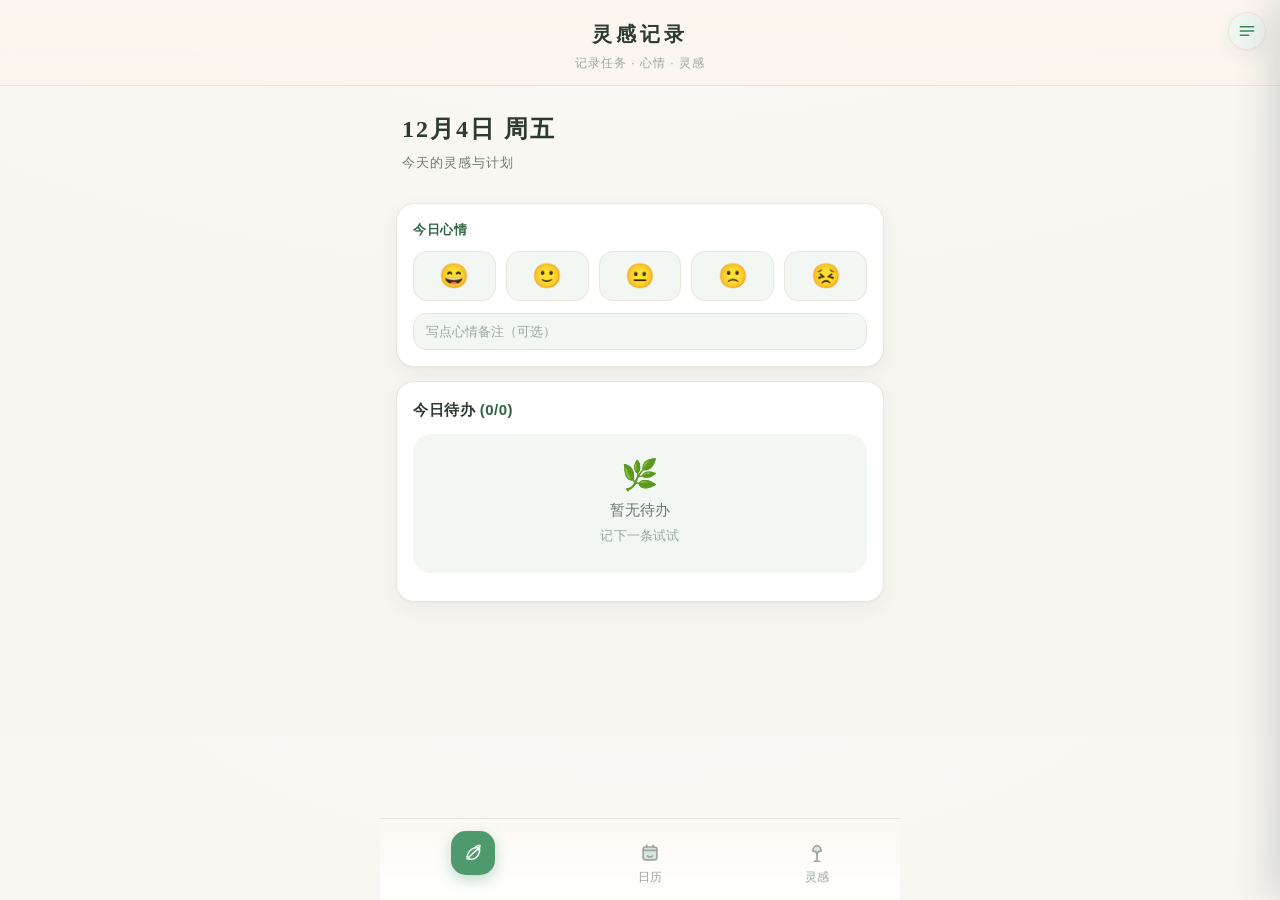
<file: index.html>
<!DOCTYPE html>
<html lang="zh-CN">
<head>
  <meta charset="UTF-8">
  <meta name="viewport" content="width=device-width, initial-scale=1, viewport-fit=cover, maximum-scale=1">
  <meta name="theme-color" content="#4E9A6C">
  <title>灵感记录</title>
  <link rel="manifest" href="./manifest.webmanifest">
  <link rel="icon" href="./assets/icons/icon.svg" type="image/svg+xml">
  <link rel="apple-touch-icon" href="./assets/icons/icon-192.png">
  <link rel="stylesheet" href="./css/styles.css">
</head>
<body>
  <header class="app-header">
    <h1 id="app-title">灵感记录</h1>
    <p id="app-sub">记录任务 · 心情 · 灵感</p>
    <button id="settings-gear" class="header-gear" aria-label="设置" aria-haspopup="dialog">
      <svg viewBox="0 0 24 24" width="20" height="20" aria-hidden="true"><path d="M4 7h16M4 12h16M4 17h10" fill="none" stroke="currentColor" stroke-width="1.8" stroke-linecap="round"/></svg>
    </button>
  </header>

  <main id="view" class="view"></main>

  <!-- 设置：右侧滑出抽屉 -->
  <div id="drawer-overlay" class="drawer-overlay" hidden></div>
  <aside id="settings-drawer" class="drawer" role="dialog" aria-modal="true" aria-label="设置" aria-hidden="true">
    <div class="drawer-head">
      <span class="drawer-title">设置</span>
      <button class="drawer-close" type="button" aria-label="关闭设置">✕</button>
    </div>
    <div id="settings-drawer-body" class="drawer-body"></div>
  </aside>

  <nav class="bottom-nav">
    <button class="nav-btn add-btn" data-action="add" aria-label="快速记录"><span><svg viewBox="0 0 24 24" fill="none" stroke="currentColor" stroke-width="1.8" stroke-linecap="round" stroke-linejoin="round" aria-hidden="true"><path d="M5 19c-.3-4.4 1.6-8.6 5-11.2 2.8-2.2 6.2-2.8 9.8-2.2.5 3.6-.1 7-2.2 9.8C14.9 19.4 10.6 20.3 5 19Z"/><path d="M6.6 17.4 19.8 5.1"/><path d="M15.2 4.6c1.6-1.4 3.8-1.9 5.3-1.5-.4 1.6-1.1 3.7-2.7 5"/></svg></span></button>
    <button class="nav-btn" data-view="calendar"><span class="nav-ico"><svg viewBox="0 0 24 24" fill="none" stroke="currentColor" stroke-width="1.8" stroke-linecap="round" stroke-linejoin="round" aria-hidden="true"><rect x="4.5" y="5.5" width="15" height="14" rx="2.5" fill="#9CC7AE" fill-opacity="0.4"/><path d="M8.5 5.5V3.5"/><path d="M15.5 5.5V3.5"/><path d="M4.5 9.2h15"/><path d="M9.3 15.2c1 1.4 4.4 1.4 5.4 0"/></svg></span><span>日历</span></button>
    <button class="nav-btn" data-view="reflections"><span class="nav-ico"><svg viewBox="0 0 24 24" fill="none" stroke="currentColor" stroke-width="1.8" stroke-linecap="round" stroke-linejoin="round" aria-hidden="true"><path d="M12 14c0-3-2.5-4-4.5-4C7.5 6.5 9.5 4 12 4s4.5 2.5 4.5 6c-2 0-4.5 1-4.5 4z" fill="#9CC7AE" fill-opacity="0.4"/><path d="M12 21v-7"/><path d="M9 21h6"/></svg></span><span>灵感</span></button>
  </nav>

  <script type="module" src="./js/app.js"></script>
</body>
</html>
</file>
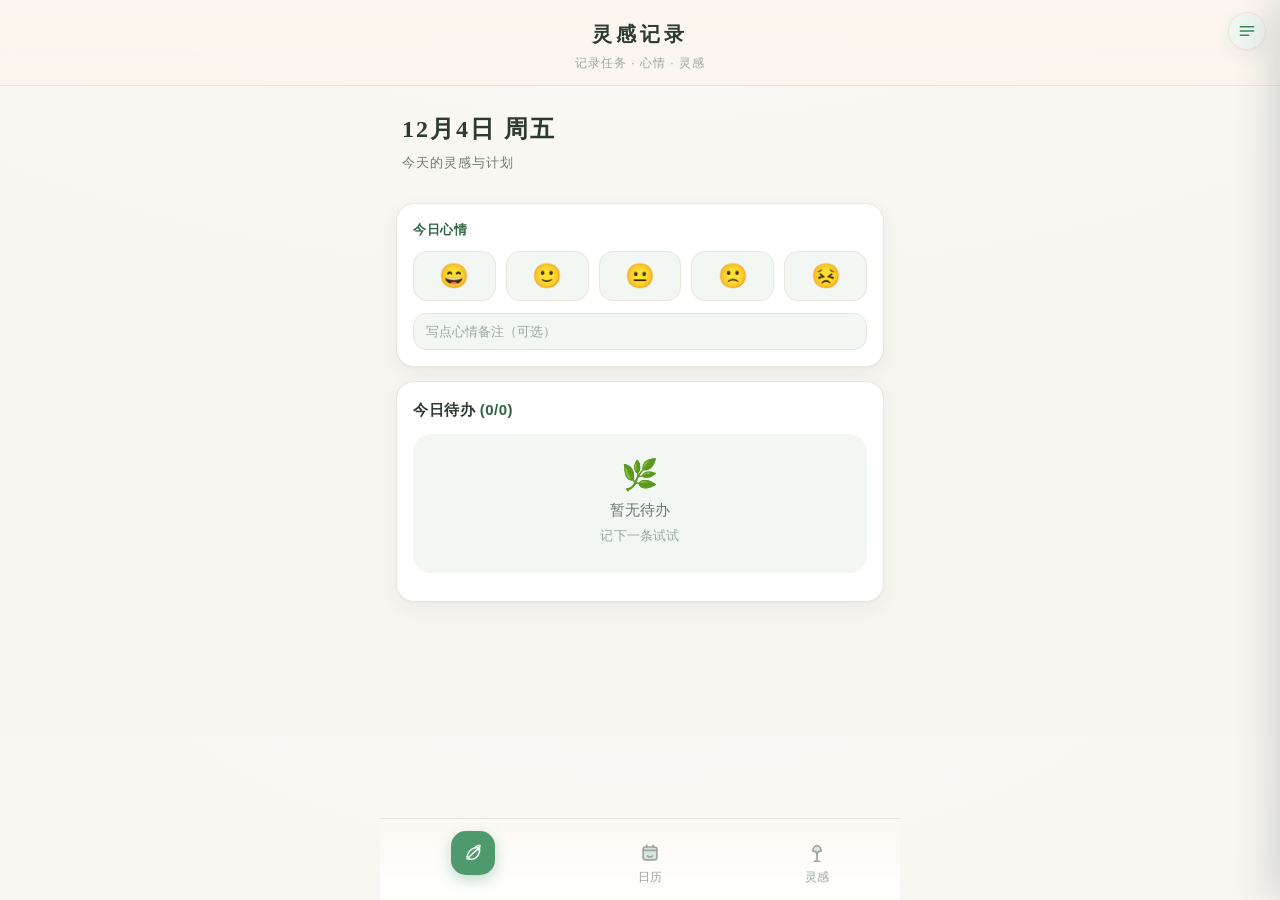
<file: standalone.html>
<!DOCTYPE html>
<html lang="zh-CN" data-page-node-id="QIVM5HU4puH9wRtRAdCERq" style=""><head data-page-node-id="28CY1F2pZr18Sws9hLE19r">
<meta charset="UTF-8" data-page-node-id="M3soJAx0jzRLJ5RKqLYMV6">
<meta name="viewport" content="width=device-width, initial-scale=1, viewport-fit=cover, maximum-scale=1" data-page-node-id="yVK1QXFf7MAERUfIF97SN6">
<meta name="theme-color" content="#4E9A6C" data-page-node-id="JbxZPxztRwFhp48OV3JqFm">
<title>灵感记录</title>
<style>
/* =====================================================================
   灵感记录 · 视觉设计系统「清新自然 · 绿色治愈系」v1.0
   配色与规格取自视觉设计方案：自然绿主色 + 暖米白底 + 三模块点缀色
   原则：纸感优先、绿为骨架彩为点缀、统一圆角语言；功能与信息结构零改动
   ===================================================================== */
:root{
  /* —— 色彩令牌 · 自然绿治愈系 —— */
  --bg:#F7F5EF;            /* 页面底·暖米白 */
  --surface:#FFFFFF;       /* 卡面 */
  --surface-2:#F2F7F3;     /* 次级面·浅绿卡 */
  --green-50:#EFF6F1;      /* 绿 50·浅底 / hover 背景 */
  --green-100:#DCEBE1;     /* 绿 100·次级按钮底 / 标签底 */
  --ink:#2C3A31;           /* 一级文字·标题 */
  --text:#2C3A31;          /* 正文 */
  --muted:#6B7A6F;         /* 二级文字 */
  --faint:#9AA79D;         /* 三级文字·占位/空状态 */
  --line:#E8E5DC;          /* 分割线 */

  --primary:#4E9A6C;       /* 自然绿 500·品牌色（图标/选中/FAB） */
  --primary-d:#3F8759;     /* 绿 600·主按钮/按压 */
  --primary-deep:#2F6543;  /* 绿 700·选中文字/已完成 */
  --primary-soft:#9CC7AE;  /* 绿 300·描边/光环 */
  --mist:#9CC7AE;          /* 浅绿描边（复选框等） */
  --wood:#8A7968;          /* 大地棕·相对日期 */
  --wood-d:#7A6B5C;
  --snow:#F2F7F3;          /* 浅绿卡 */

  --amber:#E8A93D;         /* 阳光琥珀·提醒/到期/有心情 */
  --amber-d:#A87415;       /* 琥珀加深·文字 */
  --amber-100:#FBF1DC;     /* 琥珀浅阶 */
  --gold:#E8A93D;          /* 提醒（别名） */
  --vermilion:#C96F5E;     /* 危险/逾期 */
  --danger:#C96F5E;
  --danger-bg:#F9E9E5;
  --danger-line:#EFD8D2;   /* 极浅砖红描边·危险区卡片 */
  --blossom:#E08E8E;       /* 花粉粉·灵感 */
  --blossom-d:#C97878;     /* 花粉粉加深·标签文字 */
  --blossom-100:#FAECEC;   /* 花粉粉浅阶·标签底 */
  --peach:#E08E8E;         /* 灵感（别名） */
  --violet:#E08E8E;        /* 灵感（别名） */
  --sky:#6FA8CF;           /* 天空蓝·日程/链接/信息 */
  --sky-d:#3E7DA8;         /* 天空蓝加深·信息按钮文字 */
  --sky-100:#E8F1F7;

  /* —— 字体令牌 —— */
  --font-sans:-apple-system,BlinkMacSystemFont,"PingFang SC","Microsoft YaHei",sans-serif;
  --font-serif:"Songti SC","STSong","SimSun","Noto Serif SC",serif;

  /* —— 圆角四档（18 / 14 / 10 / 999），输入框 13、小按钮 11 按文档单独规定 —— */
  --r-card:18px;           /* 卡片·容器·空状态 */
  --r-btn:14px;            /* 按钮 */
  --r-btn-sm:11px;         /* 小按钮 */
  --r-input:13px;          /* 输入框 */
  --r-sm:10px;             /* 小件·标签块 */
  --r-pill:999px;          /* 胶囊标签 */

  /* —— 间距 / 阴影 —— */
  --shadow:0 1px 2px rgba(46,64,48,.04),0 6px 18px rgba(46,64,48,.05);
  --shadow-btn:0 4px 12px rgba(63,135,89,.28);
  --tap:44px;
}

*{box-sizing:border-box;-webkit-tap-highlight-color:transparent}
html,body{margin:0;padding:0}
body{
  font-family:var(--font-sans);
  background:radial-gradient(130% 90% at 50% -10%,#FBFAF6 0%,var(--bg) 58%);
  color:var(--text); line-height:1.6;
  -webkit-font-smoothing:antialiased; letter-spacing:.2px;
}
::placeholder{color:var(--faint); opacity:1}

/* 焦点可见性（无障碍） */
:focus-visible{outline:2px solid var(--primary); outline-offset:2px; border-radius:8px}

/* —— 页面切换动效（§5：淡入上移 4px，200ms ease-out）—— */
@keyframes viewIn{from{opacity:0; transform:translateY(4px)}to{opacity:1; transform:translateY(0)}}
#view.view-enter{animation:viewIn .2s ease-out}

/* —— 顶部标题 —— */
.app-header{
  position:sticky; top:0; z-index:5;
  background:linear-gradient(180deg,rgba(250,245,238,.96),rgba(250,245,238,.78));
  backdrop-filter:saturate(140%) blur(8px);
  padding:18px 18px 12px; text-align:center;
  border-bottom:1px solid var(--line);
}
.app-header h1{font-family:var(--font-serif); font-size:20px; margin:0; letter-spacing:4px; color:var(--ink); font-weight:600}
.app-header p{margin:4px 0 0; font-size:12px; color:var(--faint); letter-spacing:1px}

/* 顶部右上角菜单图标（圆形浅绿底 + Green 600 线性菜单） */
.header-gear{
  position:absolute; top:12px; right:14px; width:38px; height:38px;
  border:1px solid var(--line); border-radius:50%;
  background:var(--green-50); color:var(--primary-d);
  font-size:18px; line-height:1; cursor:pointer;
  display:flex; align-items:center; justify-content:center;
  box-shadow:var(--shadow); transition:.15s ease-out;
}
.header-gear:hover{background:var(--green-100); color:var(--primary-deep); border-color:var(--primary-soft)}
.header-gear:active{transform:scale(.92)}
.header-gear:focus-visible{outline:2px solid var(--primary); outline-offset:2px}

/* —— 右侧滑出设置抽屉（清新自然·绿色治愈系） —— */
.drawer-overlay{position:fixed; inset:0; z-index:60; background:rgba(46,55,68,.42); opacity:0; visibility:hidden; transition:opacity .18s ease-out,visibility .18s ease-out}
.drawer-overlay.show{opacity:1; visibility:visible}

.drawer{position:fixed; top:0; right:0; bottom:0; z-index:70; width:min(86vw,340px);
  background:var(--surface); border-left:1px solid var(--line);
  box-shadow:-10px 0 34px rgba(46,55,68,.16);
  transform:translateX(100%); transition:transform .2s cubic-bezier(.4,0,.2,1);
  display:flex; flex-direction:column}
.drawer.open{transform:translateX(0)}
.drawer-head{display:flex; align-items:center; justify-content:space-between;
  padding:16px 18px; border-bottom:1px solid var(--line); flex:none;
  background:linear-gradient(180deg,rgba(250,245,238,.96),rgba(250,245,238,.82))}
.drawer-title{font-family:var(--font-serif); font-size:17px; font-weight:600; color:var(--ink); letter-spacing:2px}
.drawer-close{width:34px; height:34px; border:none; border-radius:var(--r-btn-sm); background:var(--surface-2); color:var(--text); font-size:15px; cursor:pointer; display:flex; align-items:center; justify-content:center; transition:.15s ease-out}
.drawer-close:hover{background:var(--primary); color:#fff}
.drawer-close:active{transform:scale(.92)}
.drawer-close:focus-visible{outline:2px solid var(--primary); outline-offset:2px}
.drawer-body{flex:1; overflow-y:auto; padding:14px 16px calc(24px + env(safe-area-inset-bottom))}

.view{max-width:520px; margin:0 auto; padding:10px 16px 120px}

.loading{padding:40px; text-align:center; color:var(--muted)}

/* —— 顶部 hero（日期） —— */
.date-hero{padding:14px 6px 16px}
.date-hero-main{font-family:var(--font-serif); font-size:24px; font-weight:600; color:var(--ink); letter-spacing:2px}
.date-hero-sub{font-size:13px; color:var(--muted); margin-top:4px; letter-spacing:1px}

/* —— 卡片 —— */
.card{background:var(--surface); border:1px solid var(--line); border-radius:var(--r-card); padding:16px; margin:14px 0; box-shadow:var(--shadow)}
.card-title{font-size:15px; font-weight:600; color:var(--ink); margin-bottom:12px; letter-spacing:.5px}
/* 卡片标题里的计数（如 今日待办 (0/3)）用 Green 700 */
.card-count{color:var(--primary-deep)}

/* —— 空状态（§4.4 三要素：自然装饰 + 二级色短句 + 三级色行动建议）—— */
.empty{
  background:var(--surface-2); border-radius:var(--r-card);
  padding:26px 18px; text-align:center; margin:12px 0;
}
.empty-decor{font-size:30px; line-height:1; margin-bottom:8px}
.empty-title{font-size:15px; color:var(--muted); margin-bottom:4px}
.empty-hint{font-size:13px; color:var(--faint)}
/* 状态型短提示（非空状态，如「未记录」）保持一行轻量文字 */
.empty-note{font-size:13px; color:var(--faint); padding:6px 2px}

/* —— 按钮（§4.1 五档语义）—— */
.btn{
  min-height:var(--tap); border:none; border-radius:var(--r-btn); padding:11px 18px;
  font-size:14px; font-weight:600; cursor:pointer; letter-spacing:.5px;
  background:var(--surface-2); color:var(--text);
  display:inline-flex; align-items:center; justify-content:center; gap:6px;
  transition:.18s ease-out;
}
.btn svg{width:17px; height:17px; flex:none; display:block}
.btn:active{transform:scale(.97)}
/* 主要：Green 600 / 白字 —— 每屏最多一个 */
.btn.primary{background:var(--primary-d); color:#fff; box-shadow:var(--shadow-btn)}
.btn.primary:active{background:var(--primary-deep)}
/* 次要：Green 100 / Green 700 */
.btn.secondary{background:var(--green-100); color:var(--primary-deep)}
/* 描边：白底 / 二级字 / 分割线边 */
.btn.outline{background:var(--surface); color:var(--muted); border:1px solid var(--line)}
/* 危险：浅砖红底 / 砖红字 */
.btn.danger{background:var(--danger-bg); color:var(--vermilion)}
/* 幽灵：透明 / Green 700 文字 */
.btn.ghost{background:transparent; color:var(--primary-deep)}
/* 信息：天空蓝系，区别于主操作 */
.btn.info{background:var(--sky-100); color:var(--sky-d)}
.btn.block{display:flex; width:100%; margin:8px 0}
.btn.tiny{min-height:34px; padding:6px 14px; font-size:12.5px; border-radius:var(--r-btn-sm)}

/* —— 心情 —— */
.mood-title{font-size:13px; color:var(--primary-deep); font-weight:600; margin-bottom:10px; letter-spacing:.5px}
.mood-row{display:flex; gap:10px; justify-content:space-between}
.mood-btn{flex:1; font-size:24px; border:1px solid var(--line); background:var(--surface-2); border-radius:14px; padding:10px 0; cursor:pointer; transition:.18s ease-out}
.mood-btn.active{background:var(--primary); border-color:var(--primary); transform:scale(1.06); box-shadow:0 4px 10px rgba(78,154,108,.3), inset 0 0 0 2px rgba(255,255,255,.55)}
.mood-note-input{margin-top:12px; width:100%; border:1px solid var(--line); border-radius:var(--r-input); padding:10px 12px; font-size:13px; outline:none; background:var(--surface-2); color:var(--text)}
.mood-note-input:focus{border-color:var(--primary-soft); background:var(--surface); box-shadow:0 0 0 3px rgba(156,199,174,.25)}

/* —— 导航线条图标（绿色·国风线条） —— */
.nav-btn svg{width:22px; height:22px; display:block}
.mood-btn svg{width:26px; height:26px; display:block; margin:0 auto}

/* —— 任务行 —— */
.task-row{display:flex; align-items:center; gap:12px; padding:10px 2px; border-bottom:1px solid var(--line)}
.task-row:last-child{border-bottom:none}
.task-title{flex:1; font-size:15px; color:var(--text)}
.task-title.struck{text-decoration:line-through; color:var(--muted)}
.check{width:26px; height:26px; flex:none; border-radius:50%; border:2px solid var(--mist); background:transparent; color:#fff; font-size:14px; cursor:pointer; display:flex; align-items:center; justify-content:center; transition:.18s ease-out}
.check.done{background:var(--primary); border-color:var(--primary)}
.check:active{transform:scale(.9)}
.task-edit{border:none; background:none; color:var(--muted); font-size:16px; cursor:pointer; padding:0 4px}
.task-meta{font-size:12px; color:var(--muted); padding:0 2px 6px 38px; letter-spacing:.5px}

/* —— 灵感 —— */
.ref-card{border-left:3px solid var(--blossom)}
.ref-card .ref-top{display:flex; justify-content:space-between; align-items:center; margin-bottom:6px}
.ref-date{font-size:12px; color:var(--muted)}
.ref-title{font-family:var(--font-serif); font-weight:600; margin-bottom:4px; color:var(--ink); font-size:15px}
.ref-content{font-size:15px; white-space:pre-wrap; color:var(--text)}

/* —— 标签 / Chips（§4.2：胶囊 r999 / 高 26px / 12px / 字重 600）—— */
.chip{height:26px; display:inline-flex; align-items:center; padding:0 10px; border-radius:var(--r-pill); font-size:12px; font-weight:600; letter-spacing:.5px; white-space:nowrap}
.chip.blossom{background:var(--blossom-100); color:var(--blossom-d)}

/* —— 底部导航"+"按钮 —— */
/* 仍在底栏内、静止不上抬（用户决定）；形态按方案改为圆角方形并放大到 44px */
/* margin-top:-8px = (44-22)/2，使方形中心与旁边 22px 图标的光学中心同轴 */
.nav-btn.add-btn{align-self:flex-start}
.nav-btn.add-btn span:first-child{
  display:flex; align-items:center; justify-content:center;
  width:44px; height:44px; border-radius:15px;
  margin-top:-8px;
  background:var(--primary); color:#fff; font-size:16px; line-height:1;
  box-shadow:0 5px 14px rgba(78,154,108,.35);
  transform:translateY(0); filter:none;
  transition:transform .18s ease-out, box-shadow .18s ease-out;
}
/* 十字用 SVG 绘制：不受系统字体差异影响，笔画粗细与描边可控 */
.nav-btn.add-btn span:first-child svg{width:20px; height:20px; display:block}
.nav-btn.add-btn:active span:first-child{
  transform:translateY(-7px) scale(1.05);
  box-shadow:0 9px 20px rgba(78,154,108,.42);
}
#app-title{cursor:pointer}

/* —— 底部导航 —— */
.bottom-nav{
  position:fixed; bottom:0; left:0; right:0; z-index:15;
  display:flex; justify-content:space-around; align-items:center;
  background:linear-gradient(180deg,rgba(252,248,242,.9),var(--surface));
  backdrop-filter:saturate(140%) blur(8px);
  border-top:1px solid var(--line);
  padding:14px 0 calc(8px + env(safe-area-inset-bottom)); max-width:520px; margin:0 auto;
}
.nav-btn{border:none; background:none; display:flex; flex-direction:column; align-items:center; gap:2px; font-size:12px; color:var(--faint); cursor:pointer; padding:6px 10px; min-height:var(--tap); justify-content:center}
/* 统一 28px 图标槽位：所有导航图标基线一致，小字对齐 */
.nav-btn span:first-child{font-size:19px; filter:grayscale(.2); height:28px; display:flex; align-items:center; justify-content:center}
/* 选中：Green 700 + 小字加粗 */
.nav-btn.active{color:var(--primary-deep); font-weight:600}
.nav-btn.active:not(.add-btn) span:first-child{transform:translateY(-1px); filter:none}

/* —— 弹层（底部抽屉） —— */
.modal-overlay{position:fixed; inset:0; background:rgba(46,55,68,.42); display:flex; align-items:flex-end; justify-content:center; z-index:50; padding:0}
.modal{background:var(--surface); width:100%; max-width:520px; border-radius:22px 22px 0 0; padding:22px 18px calc(22px + env(safe-area-inset-bottom)); animation:slideUp .18s ease-out; box-shadow:0 -8px 30px rgba(46,55,68,.12); position:relative}
.modal::before{content:""; position:absolute; top:10px; left:50%; transform:translateX(-50%); width:38px; height:4px; border-radius:4px; background:var(--line)}
.modal.wide{max-height:85vh; overflow:auto}
@keyframes slideUp{from{transform:translateY(40px);opacity:.6}to{transform:translateY(0);opacity:1}}
.modal-title{font-family:var(--font-serif); margin:6px 0 16px; font-size:20px; color:var(--ink); letter-spacing:1px}
.qa-input, .qa-select, .qa-date, .qa-textarea{width:100%; border:1px solid var(--line); border-radius:var(--r-input); padding:12px 13px; font-size:15px; outline:none; margin-bottom:12px; font-family:inherit; background:var(--surface-2); color:var(--text)}
.qa-input:focus, .qa-select:focus, .qa-date:focus, .qa-textarea:focus{border-color:var(--primary); background:var(--surface)}
.qa-textarea{min-height:120px; resize:vertical}
.qa-tabs{display:flex; gap:8px; margin-bottom:14px}
.qa-tab{flex:1; border:1px solid var(--line); background:var(--surface-2); border-radius:var(--r-btn); padding:10px 0; font-size:15px; color:var(--text); cursor:pointer; transition:.18s ease-out}
/* 分段控件选中：Green 600 白字圆角块 */
.qa-tab.active{background:var(--primary-d); color:#fff; border-color:var(--primary-d)}
.qa-field{margin-bottom:12px}
.qa-field label{display:block; font-size:13px; color:var(--muted); margin-bottom:6px; letter-spacing:.5px}
.qa-weekdays{display:flex; flex-wrap:wrap; gap:8px; margin-bottom:12px}
.qa-weekdays.hidden{display:none}
.wd-label{display:flex; align-items:center; gap:4px; font-size:14px; background:var(--surface-2); padding:7px 11px; border-radius:var(--r-btn-sm); border:1px solid var(--line)}
.qa-hint{font-size:12px; color:var(--wood-d); margin-top:-6px; margin-bottom:8px; letter-spacing:.5px}
.qa-actions{display:flex; gap:10px; margin-top:8px}
.qa-actions .btn{flex:1}
/* 编辑弹层内的删除入口：独立成行 + 上方分隔线，与「取消/保存」拉开距离防误触 */
.qa-del-row{margin-top:16px; padding-top:14px; border-top:1px solid var(--line)}
.qa-del-row .btn{margin:0}

/* —— 日历（本轮按用户决定保持现状，不随方案改动）—— */
.cal-header{display:flex; align-items:center; justify-content:space-between; padding:8px 4px 14px}
.cal-title{font-family:var(--font-serif); font-size:20px; font-weight:600; color:var(--ink); letter-spacing:2px}
.cal-nav{width:40px; height:40px; border:none; background:var(--surface-2); border-radius:12px; font-size:20px; cursor:pointer; color:var(--text)}
.cal-grid{display:grid; grid-template-columns:repeat(7,1fr); gap:5px; background:var(--surface); border:1px solid var(--line); border-radius:16px; padding:12px 8px; box-shadow:var(--shadow)}
.cal-weekday{text-align:center; font-size:12px; color:var(--muted); padding-bottom:6px; letter-spacing:1px}
.cal-cell{border-radius:12px; aspect-ratio:1/1; display:flex; flex-direction:column; align-items:center; justify-content:center; gap:4px; cursor:pointer; background:var(--surface-2); transition:.15s ease-out}
.cal-cell:hover{background:#E3EFE7}
.cal-cell.out{opacity:.38}
.cal-cell.today{background:#FFFFFF; outline:1.5px solid var(--primary)}
.cal-num{font-size:15px; font-weight:600; color:var(--ink)}
.cal-dots{display:flex; gap:3px; align-items:center; min-height:10px}
.dot{width:6px; height:6px; border-radius:50%; background:var(--mist)}
/* 已完成：用对钩代替深绿圆点——形状差异比色相差异更易辨识（6px 圆点下两绿难分） */
.cal-tick{display:inline-flex; align-items:center; justify-content:center; width:10px; height:10px; font-size:11px; line-height:1; font-weight:700; color:var(--primary-deep)}
.dot.partial{background:var(--primary)}
.dot.ref{background:var(--blossom)}
.dot.mood{background:var(--amber)}
.cal-legend{display:flex; flex-wrap:wrap; gap:14px; justify-content:center; padding:14px 4px; font-size:12px; color:var(--muted)}
.mood-detail{display:flex; align-items:center; gap:8px}
.mood-emoji{font-size:20px; line-height:1}
.mood-detail-label{font-weight:600; color:var(--ink); font-size:15px}
.mood-detail-note{color:var(--muted); font-size:13px}
.cal-legend span{display:flex; align-items:center; gap:5px}
.cal-legend .dot{position:static}

/* —— 日期详情 —— */
.day-body{padding:4px 2px}
.day-section-title{font-size:13px; font-weight:600; color:var(--muted); margin:16px 0 6px; letter-spacing:.5px}
.ref-mini{font-size:15px; color:var(--text); background:var(--surface-2); border-radius:var(--r-btn-sm); padding:9px 11px; margin-bottom:6px}
.set-row{display:flex; gap:10px}
.set-row .btn{flex:1}
.about .muted{color:var(--muted); font-size:13px; margin-top:6px}
.muted{color:var(--muted)}

/* 危险区卡片：极浅砖红描边提示风险但不刺眼 */
.danger-zone{border-color:var(--danger-line)}

/* —— 到期提醒横幅 —— */
.reminder-banner{background:linear-gradient(135deg,#FBF4E6,#F7EEDB); border:1px solid #F0E2C4; border-left:4px solid var(--amber); border-radius:var(--r-card); padding:14px 16px; margin:14px 0; box-shadow:var(--shadow)}
.reminder-head{display:flex; align-items:center; gap:7px; font-family:var(--font-serif); font-size:15px; font-weight:600; color:var(--amber-d); margin-bottom:4px; letter-spacing:1px}
/* 提醒图标：叶形轮廓，替代机械铃铛 */
.reminder-ico{width:18px; height:18px; flex:none; display:inline-flex; color:var(--amber-d)}
.reminder-ico svg{width:18px; height:18px; display:block}
.reminder-tip{font-size:12px; color:var(--muted); margin:4px 0 2px}

/* 逾期任务行 */
.overdue-row{box-shadow:inset 3px 0 0 var(--vermilion); border-radius:var(--r-btn-sm); background:var(--danger-bg)}

/* —— 动效偏好 —— */
@media (prefers-reduced-motion: reduce){
  *{animation:none !important; transition:none !important}
}
</style>
<style id="__dm_no_drag_style__">* { -webkit-user-drag: none !important; }</style><style id="__dm_bindable_badge_style__">[data-sp-bindable="database"]{outline:1px dashed #0088ff;outline-offset:2px;border-radius:4px;}[data-sp-bindable="database"] *{pointer-events:none !important;transition:none !important;animation:none !important;}[data-sp-bindable="database"]{transition:none !important;animation:none !important;}</style></head>
<body data-page-node-id="kbQWZn6EygoDImkLUcHG5A" style="">

  <header class="app-header" data-page-node-id="j97qdi0ZkLisKqhVhJq9Ds">
    <h1 id="app-title" data-page-node-id="08aGGtMIbNxmS8wlMHpP6C">灵感记录</h1>
    <p id="app-sub" data-page-node-id="Dn87LbGAx181GLtAGYL2wN">记录任务 · 心情 · 灵感</p>
    <button id="settings-gear" class="header-gear" aria-label="设置" aria-haspopup="dialog" data-page-node-id="pjFQ70L2nI79GYKzXZmIS1">
      <svg viewBox="0 0 24 24" width="20" height="20" aria-hidden="true" data-page-node-id="IXOjcpDWQsuIhhe0dCamfb" style=""><path d="M4 7h16M4 12h16M4 17h10" fill="none" stroke="currentColor" stroke-width="1.8" stroke-linecap="round" data-page-node-id="hElvPbs8Fgl5gFo1QlnVa4"/></svg>
    </button>
  </header>

  <main id="view" class="view"></main>

  <!-- 设置：右侧滑出抽屉 -->
  <div id="drawer-overlay" class="drawer-overlay" hidden></div>
  <aside id="settings-drawer" class="drawer" role="dialog" aria-modal="true" aria-label="设置" aria-hidden="true">
    <div class="drawer-head">
      <span class="drawer-title">设置</span>
      <button class="drawer-close" type="button" aria-label="关闭设置">✕</button>
    </div>
    <div id="settings-drawer-body" class="drawer-body"></div>
  </aside>

  <nav class="bottom-nav">
    <button class="nav-btn add-btn" data-action="add" aria-label="快速记录"><span><svg viewBox="0 0 24 24" fill="none" stroke="currentColor" stroke-width="1.8" stroke-linecap="round" stroke-linejoin="round" aria-hidden="true"><path d="M5 19c-.3-4.4 1.6-8.6 5-11.2 2.8-2.2 6.2-2.8 9.8-2.2.5 3.6-.1 7-2.2 9.8C14.9 19.4 10.6 20.3 5 19Z" data-page-node-id="6VVJIZHIWqJXZPtAFmumVF"/><path d="M6.6 17.4 19.8 5.1" data-page-node-id="SV0nH81xYkKuMojfNhpEsY"/><path d="M15.2 4.6c1.6-1.4 3.8-1.9 5.3-1.5-.4 1.6-1.1 3.7-2.7 5" data-page-node-id="7QLwRHRHHTiwVvL9UUMDJ5"/></svg></span></button>
    <button class="nav-btn" data-view="calendar"><span class="nav-ico"><svg viewBox="0 0 24 24" fill="none" stroke="currentColor" stroke-width="1.8" stroke-linecap="round" stroke-linejoin="round" aria-hidden="true" data-page-node-id="eQVkcbISge0l1aYEf97pe3"><rect x="4.5" y="5.5" width="15" height="14" rx="2.5" fill="#9CC7AE" fill-opacity="0.4" data-page-node-id="n9CNt2KyBPwF60sS9mqTfD"/><path d="M8.5 5.5V3.5" data-page-node-id="daerJgy5mDvfkkqx53LOI0"/><path d="M15.5 5.5V3.5" data-page-node-id="reT7GUjj47tgXUCvUBCvQw"/><path d="M4.5 9.2h15" data-page-node-id="i5fgrS6u8F1Et3634CprWL"/><path d="M9.3 15.2c1 1.4 4.4 1.4 5.4 0" data-page-node-id="U9iA2XsMe0mZmnJhyhoLsY"/></svg></span><span>日历</span></button>
    <button class="nav-btn" data-view="reflections"><span class="nav-ico"><svg viewBox="0 0 24 24" fill="none" stroke="currentColor" stroke-width="1.8" stroke-linecap="round" stroke-linejoin="round" aria-hidden="true" data-page-node-id="ka1JKvhamIGORdxJy5heDS"><path d="M12 14c0-3-2.5-4-4.5-4C7.5 6.5 9.5 4 12 4s4.5 2.5 4.5 6c-2 0-4.5 1-4.5 4z" fill="#9CC7AE" fill-opacity="0.4" data-page-node-id="lxi6wFfR9Blc1qD9UQ1eDi"/><path d="M12 21v-7" data-page-node-id="2HV8tZ3rOiNSD0Rc6aIb1N"/><path d="M9 21h6" data-page-node-id="64grXxu0yxFMivZhDhRMIf"/></svg></span><span data-page-node-id="WB52xf8giriNLGcjgh9q8Y">灵感</span></button>
  </nav>

  

<script>// === js/dateutil.js ===
// dateutil.js - 本地日期工具。所有日期以 'YYYY-MM-DD' 字符串表示（本地时区）
function pad(n) { return String(n).padStart(2, '0'); }

function format(date) {
  return `${date.getFullYear()}-${pad(date.getMonth() + 1)}-${pad(date.getDate())}`;
}

function parse(str) {
  const [y, m, d] = str.split('-').map(Number);
  return new Date(y, m - 1, d);
}

function todayStr() { return format(new Date()); }

function addDays(str, n) {
  const d = parse(str);
  d.setDate(d.getDate() + n);
  return format(d);
}

function weekday(str) { return parse(str).getDay(); } // 0=周日..6=周六

function isWorkday(str) {
  const w = weekday(str);
  return w >= 1 && w <= 5;
}

function weekdayName(str) {
  const names = ['日', '一', '二', '三', '四', '五', '六'];
  return '周' + names[weekday(str)];
}

function formatCN(str) {
  const d = parse(str);
  return `${d.getMonth() + 1}月${d.getDate()}日 ${weekdayName(str)}`;
}

// 生成某月的 6x7 网格（42 个 'YYYY-MM-DD'，含前后补位）
function monthMatrix(year, month) {
  const first = new Date(year, month - 1, 1);
  const startW = first.getDay();
  const start = new Date(year, month - 1, 1 - startW);
  const cells = [];
  for (let i = 0; i < 42; i++) {
    const d = new Date(start);
    d.setDate(start.getDate() + i);
    cells.push(format(d));
  }
  return cells;
}


// === js/db.js ===
// db.js - 原生 IndexedDB 的 Promise 封装，并带 localStorage 兜底
// 兜底原因：在受限 / 沙箱 origin（opaque origin）下 IndexedDB 不可用，
// 此时自动降级到 localStorage，保证应用仍可正常记录与交互。
const DB_NAME = 'inspire-db';
const DB_VERSION = 1;
let dbPromise = null;
let mode = (typeof indexedDB !== 'undefined') ? 'idb' : 'local';

// ---- localStorage 兜底实现 ----
const LS_PREFIX = 'inspire_';
function lsRead(name) { try { return JSON.parse(localStorage.getItem(LS_PREFIX + name) || '[]'); } catch { return []; } }
function lsWrite(name, arr) { try { localStorage.setItem(LS_PREFIX + name, JSON.stringify(arr)); } catch { /* 隐私模式等，静默 */ } }
function lsGetAll(name) { return lsRead(name); }
function lsGet(name, key) { return lsRead(name).find(r => r && r.id === key) || undefined; }
function lsPut(name, value) { const arr = lsRead(name); const i = arr.findIndex(r => r && r.id === value.id); if (i < 0) arr.push(value); else arr[i] = value; lsWrite(name, arr); return value; }
function lsDel(name, key) { lsWrite(name, lsRead(name).filter(r => !(r && r.id === key))); }
function lsClear(name) { lsWrite(name, []); }
function lsBulk(name, values) { const arr = lsRead(name); values.forEach(v => { const i = arr.findIndex(r => r && r.id === v.id); if (i < 0) arr.push(v); else arr[i] = v; }); lsWrite(name, arr); }

function openDB() {
  if (dbPromise) return dbPromise;
  dbPromise = new Promise((resolve) => {
    if (typeof indexedDB === 'undefined') { mode = 'local'; resolve({ __local: true }); return; }
    const req = indexedDB.open(DB_NAME, DB_VERSION);
    req.onupgradeneeded = () => {
      const db = req.result;
      const stores = {
        tasks: ['byDate', 'byType'],
        completions: [['byTaskDate'], 'byDate'],
        moods: ['byDate'],
        reflections: ['byDate']
      };
      for (const name in stores) {
        if (!db.objectStoreNames.contains(name)) {
          const s = db.createObjectStore(name, { keyPath: 'id' });
          stores[name].forEach(idx => { if (Array.isArray(idx)) s.createIndex(idx[0], idx); else s.createIndex(idx, idx); });
        }
      }
    };
    req.onsuccess = () => { mode = 'idb'; resolve(req.result); };
    req.onerror = () => { mode = 'local'; resolve({ __local: true }); };
  });
  return dbPromise;
}

function getStore(db, name, m) { return db.transaction(name, m).objectStore(name); }
function reqAsync(request) {
  return new Promise((resolve, reject) => {
    request.onsuccess = () => resolve(request.result);
    request.onerror = () => reject(request.error);
  });
}

async function getAll(name) { await openDB(); if (mode === 'local') return lsGetAll(name); return reqAsync(getStore(await openDB(), name, 'readonly').getAll()); }
async function get(name, key) { await openDB(); if (mode === 'local') return lsGet(name, key); return reqAsync(getStore(await openDB(), name, 'readonly').get(key)); }
async function put(name, value) { await openDB(); if (mode === 'local') return lsPut(name, value); return reqAsync(getStore(await openDB(), name, 'readwrite').put(value)); }
async function del(name, key) { await openDB(); if (mode === 'local') return lsDel(name, key); return reqAsync(getStore(await openDB(), name, 'readwrite').delete(key)); }
async function clearStore(name) { await openDB(); if (mode === 'local') return lsClear(name); return reqAsync(getStore(await openDB(), name, 'readwrite').clear()); }
async function bulkPut(name, values) { await openDB(); if (mode === 'local') return lsBulk(name, values); const db = await openDB(); const t = db.transaction(name, 'readwrite'); const os = t.objectStore(name); values.forEach(v => os.put(v)); return new Promise((resolve, reject) => { t.oncomplete = () => resolve(); t.onerror = () => reject(t.error); }); }
function uid() { return Date.now().toString(36) + Math.random().toString(36).slice(2, 8); }


// === js/store.js ===
// store.js - 高层数据读写




async function listTasks() { return (await getAll('tasks')) || []; }
async function addTask(partial) {
  const task = Object.assign({ id: uid(), createdAt: new Date().toISOString(), order: Date.now() }, partial);
  await put('tasks', task);
  return task;
}
async function updateTask(task) { await put('tasks', task); return task; }
async function deleteTask(id) {
  await del('tasks', id);
  const comps = await listCompletionsForTask(id);
  for (const c of comps) await del('completions', c.id);
}
async function toggleTaskDone(task) {
  task.done = !task.done;
  task.doneAt = task.done ? new Date().toISOString() : null;
  await put('tasks', task);
  return task;
}

// ---- 完成记录（循环任务按 任务×日期）----
async function getCompletion(taskId, dateStr) { return get('completions', `${taskId}__${dateStr}`); }
async function setCompletion(taskId, dateStr, done) {
  const id = `${taskId}__${dateStr}`;
  const rec = (await get('completions', id)) || { id, taskId, date: dateStr };
  rec.done = done;
  rec.doneAt = done ? new Date().toISOString() : null;
  await put('completions', rec);
  return rec;
}
async function listCompletionsForTask(taskId) { return (await getAll('completions')).filter(c => c.taskId === taskId); }
async function allCompletions() { return (await getAll('completions')) || []; }

// ---- 心情 ----
async function listMoods() { return (await getAll('moods')) || []; }
async function getMood(dateStr) { return get('moods', `m_${dateStr}`); }
async function setMood(dateStr, score, note) {
  const rec = { id: `m_${dateStr}`, date: dateStr, score: score || 0, note: note || '' };
  await put('moods', rec);
  return rec;
}

// ---- 灵感 ----
async function listReflections() {
  const all = await getAll('reflections') || [];
  return all.sort((a, b) => (b.date || '').localeCompare(a.date || '') || (b.createdAt || '').localeCompare(a.createdAt || ''));
}
async function addReflection(partial) {
  const ref = Object.assign({ id: uid(), createdAt: new Date().toISOString() }, partial);
  await put('reflections', ref);
  return ref;
}
async function updateReflection(ref) { await put('reflections', ref); return ref; }
async function deleteReflection(id) { await del('reflections', id); }

// ---- 连续完成天数（streak）----
async function streak(task) {
  let count = 0;
  let d = todayStr();
  for (let i = 0; i < 400; i++) {
    if (!appliesOn(task, d)) { d = addDays(d, -1); continue; }
    const c = await getCompletion(task.id, d);
    if (c && c.done) { count++; d = addDays(d, -1); } else break;
  }
  return count;
}

// ---- 导出 / 导入 ----
async function exportData() {
  const [tasks, completions, moods, reflections] = await Promise.all([
    getAll('tasks'), getAll('completions'), getAll('moods'), getAll('reflections')
  ]);
  return { app: 'inspire-log', version: 1, exportedAt: new Date().toISOString(), tasks, completions, moods, reflections };
}
async function importData(data) {
  if (!data || !data.tasks) throw new Error('无效的备份文件');
  await Promise.all([clearStore('tasks'), clearStore('completions'), clearStore('moods'), clearStore('reflections')]);
  await bulkPut('tasks', data.tasks);
  if (data.completions) await bulkPut('completions', data.completions);
  if (data.moods) await bulkPut('moods', data.moods);
  if (data.reflections) await bulkPut('reflections', data.reflections);
}
async function wipeAll() {
  await Promise.all([clearStore('tasks'), clearStore('completions'), clearStore('moods'), clearStore('reflections')]);
}
;const store = { listTasks, addTask, updateTask, deleteTask, toggleTaskDone, getCompletion, setCompletion, listCompletionsForTask, allCompletions, listMoods, getMood, setMood, listReflections, addReflection, updateReflection, deleteReflection, streak, exportData, importData, wipeAll };


// === js/dom.js ===
// dom.js - 极简 DOM 构建助手
function el(tag, attrs = {}, children = []) {
  const e = document.createElement(tag);
  for (const k in attrs) {
    const v = attrs[k];
    if (v == null) continue;
    if (k === 'class') e.className = v;
    else if (k === 'html') e.innerHTML = v;
    else if (k === 'value' && (tag === 'input' || tag === 'textarea')) e.value = v;
    else if (k === 'dataset') Object.assign(e.dataset, v);
    else if (k.startsWith('on') && typeof v === 'function') e.addEventListener(k.slice(2).toLowerCase(), v);
    else e.setAttribute(k, v);
  }
  for (const c of [].concat(children)) {
    if (c == null || c === false) continue;
    e.appendChild(typeof c === 'string' || typeof c === 'number' ? document.createTextNode(String(c)) : c);
  }
  return e;
}

function clear(node) { node.innerHTML = ''; return node; }


// === js/recurring.js ===
// recurring.js - 循环任务规则计算


// task.pattern: 'daily' | 'workday' | 'custom'
// task.customDays: getDay 值数组 (0=周日..6=周六)
// task.startDate / task.endDate: 'YYYY-MM-DD' 可选边界
function appliesOn(task, dateStr) {
  if (task.type !== 'recurring') return false;
  if (task.startDate && dateStr < task.startDate) return false;
  if (task.endDate && dateStr > task.endDate) return false;
  if (task.pattern === 'daily') return true;
  if (task.pattern === 'workday') return isWorkday(dateStr);
  if (task.pattern === 'custom') {
    return Array.isArray(task.customDays) && task.customDays.includes(weekday(dateStr));
  }
  return false;
}

const PATTERN_LABEL = { daily: '每日', workday: '工作日', custom: '自定义' };

// 把 customDays(0=周日..6=周六) 转成中文标签
function customDaysLabel(days) {
  const names = ['日', '一', '二', '三', '四', '五', '六'];
  if (!Array.isArray(days) || !days.length) return '';
  return '每周' + days.slice().sort().map(d => names[d]).join('、');
}


// === js/reminder.js ===
// reminder.js - 定时任务到期提醒（本地优先 PWA 方案）
// 说明：本地优先应用无法在完全关闭后做后台推送。提醒在「应用打开当天」触发：
// 到期或逾期的定时任务会弹出系统通知（若已授权），并始终在「今日」顶部以横幅呈现。



function notificationsSupported() {
  return typeof window !== 'undefined' && 'Notification' in window;
}
function notificationPermission() {
  return notificationsSupported() ? Notification.permission : 'unsupported';
}

async function requestNotificationPermission() {
  if (!notificationsSupported()) return 'unsupported';
  if (Notification.permission !== 'default') return Notification.permission;
  try { return await Notification.requestPermission(); } catch { return 'denied'; }
}

// 今天到期或已逾期的未完成任务（仅定时/某日任务）
async function dueDatedTasks() {
  const today = todayStr();
  const tasks = await store.listTasks();
  return tasks
    .filter(t => t.type === 'dated' && t.targetDate && t.targetDate <= today && !t.done)
    .sort((a, b) => (a.targetDate || '').localeCompare(b.targetDate || ''));
}

async function showNotification(title, body, tag) {
  try {
    if ('serviceWorker' in navigator) {
      const reg = await navigator.serviceWorker.ready;
      if (reg && 'showNotification' in reg) {
        await reg.showNotification(title, {
          body, tag,
          icon: './assets/icons/icon-192.png',
          badge: './assets/icons/icon-192.png'
        });
        return;
      }
    }
    if (notificationsSupported() && Notification.permission === 'granted') {
      new Notification(title, { body, tag, icon: './assets/icons/icon-192.png' });
    }
  } catch { /* 通知不可用时静默忽略 */ }
}

// 触发到期通知；同一任务同一天每个会话只提醒一次（避免反复打扰）
async function fireDueNotifications() {
  if (!notificationsSupported() || Notification.permission !== 'granted') return [];
  const today = todayStr();
  const due = await dueDatedTasks();
  for (const t of due) {
    const key = 'remind_' + t.id + '_' + t.targetDate;
    if (sessionStorage.getItem(key)) continue;
    sessionStorage.setItem(key, '1');
    const when = t.targetDate < today ? '（已逾期）' : '（今天到期）';
    await showNotification('⏰ 任务到期提醒', t.title + when, 'due_' + t.id);
  }
  return due;
}

// 提醒引擎：应用打开时、周期性、标签页重新可见时检查
function startReminderEngine() {
  fireDueNotifications();
  const interval = setInterval(() => fireDueNotifications(), 60 * 1000);
  const onVisible = () => { if (document.visibilityState === 'visible') fireDueNotifications(); };
  document.addEventListener('visibilitychange', onVisible);
  return () => {
    clearInterval(interval);
    document.removeEventListener('visibilitychange', onVisible);
  };
}


// === js/components/mood.js ===
// components/mood.js - 每日心情选择器（emoji + 绿系容器，按视觉设计方案 v1.0）



const LABELS = ['很差', '不佳', '一般', '不错', '很好'];
// 索引 = 评分-1：很差 / 不佳 / 一般 / 不错 / 很好
const EMOJIS = ['😣', '🙁', '😐', '🙂', '😄'];

function moodEmoji(score) {
  const i = Number(score) - 1;
  return (i >= 0 && i < EMOJIS.length) ? EMOJIS[i] : '';
}
function moodLabel(score) {
  const i = Number(score) - 1;
  return (i >= 0 && i < LABELS.length) ? LABELS[i] : '';
}

async function renderMood(container, dateStr, onChange) {
  container.innerHTML = '';
  const mood = await store.getMood(dateStr);
  const wrap = el('div', { class: 'mood' });
  wrap.appendChild(el('div', { class: 'mood-title' }, ['今日心情']));
  const row = el('div', { class: 'mood-row' });
  // 从左到右展示：很好(5) → 不错(4) → 一般(3) → 不佳(2) → 很差(1)
  for (let i = EMOJIS.length - 1; i >= 0; i--) {
    const active = mood && mood.score === i + 1;
    const btn = el('button', {
      class: 'mood-btn' + (active ? ' active' : ''),
      title: LABELS[i], 'aria-label': LABELS[i],
      onclick: async () => { await store.setMood(dateStr, i + 1); await renderMood(container, dateStr, onChange); onChange && onChange(); }
    });
    btn.textContent = EMOJIS[i];
    row.appendChild(btn);
  }
  wrap.appendChild(row);
  const note = el('input', {
    class: 'mood-note-input', placeholder: '写点心情备注（可选）', value: mood ? mood.note : ''
  });
  note.addEventListener('change', async () => { await store.setMood(dateStr, mood ? mood.score : 0, note.value); });
  wrap.appendChild(note);
  container.appendChild(wrap);
}



// === js/components/empty.js ===
// components/empty.js - 统一空状态（§4.4 三要素）
// 一个自然系小装饰 + 二级色短句 + 三级色行动建议；全应用同一构图，只换文案。


function emptyState(decor, title, hint) {
  return el('div', { class: 'empty' }, [
    el('div', { class: 'empty-decor' }, [decor]),
    el('div', { class: 'empty-title' }, [title]),
    hint ? el('div', { class: 'empty-hint' }, [hint]) : null
  ]);
}


// === js/components/quickadd.js ===
// components/quickadd.js - 加号速记浮层（新增 / 编辑任务）




const WEEK = ['日', '一', '二', '三', '四', '五', '六']; // 对应 getDay 0..6

// 相对日期提示：今天 / 明天 / N 天后 / 已逾期 N 天
function relativeHint(str) {
  if (!str) return '';
  const diff = Math.round((parse(str) - parse(todayStr())) / 86400000);
  if (diff === 0) return '就是今天';
  if (diff === 1) return '明天';
  if (diff > 1) return diff + ' 天后';
  if (diff === -1) return '昨天（已逾期）';
  return '已逾期 ' + (-diff) + ' 天';
}

function openQuickAdd(onSaved, opts = {}) {
  const isEdit = !!opts.task;
  const t = opts.task || {};
  let type = opts.type || t.type || 'short';

  const overlay = el('div', { class: 'modal-overlay' });
  const modal = el('div', { class: 'modal' });
  const close = () => overlay.remove();

  const title = el('h3', { class: 'modal-title' }, [isEdit ? '编辑任务' : '快速记录']);
  const input = el('input', { class: 'qa-input', placeholder: '想记点什么…', value: t.title || '' });

  const tabs = el('div', { class: 'qa-tabs' });
  const dyn = el('div', { class: 'qa-dyn' });

  function makeTab(key, label) {
    return el('button', {
      class: 'qa-tab' + (type === key ? ' active' : ''),
      onclick: () => { type = key; tabs.querySelectorAll('.qa-tab').forEach(b => b.classList.toggle('active', b.textContent === label)); renderDyn(); }
    }, [label]);
  }
  tabs.appendChild(makeTab('short', '今日'));
  tabs.appendChild(makeTab('recurring', '循环'));
  tabs.appendChild(makeTab('dated', '某日'));

  function renderDyn() {
    dyn.innerHTML = '';
    if (type === 'recurring') {
      const pat = el('div', { class: 'qa-field' }, [el('label', {}, ['循环方式'])]);
      const sel = el('select', { class: 'qa-select' }, [
        el('option', { value: 'daily' }, ['每日']),
        el('option', { value: 'workday' }, ['仅工作日']),
        el('option', { value: 'custom' }, ['自定义星期'])
      ]);
      sel.value = t.pattern || 'daily';
      pat.appendChild(sel);
      dyn.appendChild(pat);

      const daysBox = el('div', { class: 'qa-weekdays' + (sel.value === 'custom' ? '' : ' hidden') });
      const cur = Array.isArray(t.customDays) ? t.customDays : [];
      WEEK.forEach((w, i) => {
        const id = 'wd' + i;
        const cb = el('input', { type: 'checkbox', id, value: i });
        if (cur.includes(i)) cb.checked = true;
        daysBox.appendChild(el('label', { class: 'wd-label' }, [cb, w]));
      });
      dyn.appendChild(daysBox);
      sel.addEventListener('change', () => daysBox.classList.toggle('hidden', sel.value !== 'custom'));

      const end = el('div', { class: 'qa-field' }, [
        el('label', {}, ['结束日期（可选）']),
        el('input', { type: 'date', class: 'qa-date', value: t.endDate || '' })
      ]);
      dyn.appendChild(end);
      dyn._collect = () => ({
        pattern: sel.value,
        customDays: sel.value === 'custom' ? WEEK.map((_, i) => i).filter(i => {
          const cb = daysBox.querySelector('#wd' + i); return cb && cb.checked;
        }) : undefined,
        endDate: end.querySelector('input').value || undefined
      });
    } else if (type === 'dated') {
      const init = t.targetDate || addDays(todayStr(), 1);
      const d = el('div', { class: 'qa-field' }, [
        el('label', {}, ['定到这一天']),
        el('input', { type: 'date', class: 'qa-date', value: init })
      ]);
      const hint = el('div', { class: 'qa-hint' }, [relativeHint(init)]);
      d.querySelector('input').addEventListener('change', e => { hint.textContent = relativeHint(e.target.value); });
      d.appendChild(hint);
      dyn.appendChild(d);
      dyn._collect = () => ({ targetDate: d.querySelector('input').value || addDays(todayStr(), 1) });
    } else {
      dyn._collect = () => ({});
    }
  }
  renderDyn();

  const actions = el('div', { class: 'qa-actions' }, [
    el('button', { class: 'btn ghost', onclick: close }, ['取消']),
    el('button', { class: 'btn primary', onclick: async () => {
      const titleText = input.value.trim();
      if (!titleText) { input.focus(); return; }
      const extra = dyn._collect ? dyn._collect() : {};
      if (isEdit) {
        const updated = Object.assign({}, t, { title: titleText, type, note: t.note || '' }, extra);
        if (type === 'short') updated.date = t.date || todayStr();
        if (type === 'recurring') { updated.startDate = t.startDate || todayStr(); }
        await store.updateTask(updated);
      } else {
        if (type === 'short') await store.addTask({ type: 'short', title: titleText, date: todayStr() });
        else if (type === 'recurring') await store.addTask(Object.assign({ type: 'recurring', title: titleText, startDate: todayStr() }, extra));
        else if (type === 'dated') await store.addTask(Object.assign({ type: 'dated', title: titleText }, extra));
      }
      close();
      onSaved && onSaved();
    } }, [isEdit ? '保存' : '记下'])
  ]);

  modal.appendChild(title);
  modal.appendChild(input);
  modal.appendChild(tabs);
  modal.appendChild(dyn);
  modal.appendChild(actions);
  // 仅在编辑已有任务时提供删除入口；独立成行并与「取消/保存」拉开距离，避免误触
  if (isEdit) {
    modal.appendChild(el('div', { class: 'qa-del-row' }, [
      el('button', { class: 'btn danger block', onclick: async () => {
        if (!confirm('删除这条任务？')) return;
        await store.deleteTask(t.id);
        close();
        onSaved && onSaved();
      } }, ['删除任务'])
    ]));
  }
  overlay.appendChild(modal);
  overlay.addEventListener('click', (e) => { if (e.target === overlay) close(); });
  document.body.appendChild(overlay);
  input.focus();
}


// === js/views/today.js ===
// views/today.js - 今日视图








function taskRow(task, done, onToggle, onEdit) {
  const check = el('button', {
    class: 'check' + (done ? ' done' : ''),
    onclick: onToggle
  }, [done ? '✓' : '']);
  const title = el('div', { class: 'task-title' + (done ? ' struck' : '') }, [task.title]);
  const row = el('div', { class: 'task-row' }, [check, title]);
  if (onEdit) row.appendChild(el('button', { class: 'task-edit', onclick: onEdit }, ['✎']));
  return row;
}

async function renderToday(container, ctx) {
  clear(container);
  const date = todayStr();
  const tasks = await store.listTasks();

  const shortDue = tasks.filter(t => t.type === 'short' && t.date === date);
  const datedDue = tasks.filter(t => t.type === 'dated' && t.targetDate && t.targetDate <= date);
  const recurDue = tasks.filter(t => t.type === 'recurring' && appliesOn(t, date));

  const refresh = ctx.refresh || (() => {});

  // 顶部日期
  container.appendChild(el('div', { class: 'date-hero' }, [
    el('div', { class: 'date-hero-main' }, [formatCN(date)]),
    el('div', { class: 'date-hero-sub' }, ['今天的灵感与计划'])
  ]));

  // 到期提醒横幅（仅未授权通知时提示开启；任务在下方「到期/逾期」卡片中可勾选）
  const due = await dueDatedTasks();
  if (due.length && notificationsSupported() && notificationPermission() !== 'granted') {
    const banner = el('div', { class: 'reminder-banner' }, [
      el('div', { class: 'reminder-head' }, [
        el('span', { class: 'reminder-ico', html: '<svg viewBox="0 0 24 24" fill="none" stroke="currentColor" stroke-width="1.8" stroke-linecap="round" stroke-linejoin="round"><path d="M5.2 18.8C5.2 11.4 9.9 5.6 19.4 5c.5 9.5-5.4 14.2-14.2 13.8Z"/><path d="M5.2 18.8 14.9 9.1"/></svg>' }),
        '有 ' + due.length + ' 条任务到期 / 逾期'
      ]),
      el('div', { class: 'reminder-tip' }, ['开启系统通知，应用打开当天会自动弹窗提醒；任务可在下方直接勾选完成。']),
      el('button', { class: 'btn tiny primary', style: 'margin-top:8px', onclick: async () => {
        const p = await requestNotificationPermission();
        if (p === 'granted') await fireDueNotifications();
        refresh();
      } }, ['开启系统通知'])
    ]);
    container.appendChild(banner);
  }

  // 心情
  const moodCard = el('div', { class: 'card' });
  await renderMood(moodCard, date, () => {});
  container.appendChild(moodCard);

  // 短期任务
  const shortCard = el('div', { class: 'card' });
  shortCard.appendChild(el('div', { class: 'card-title' }, [
    '今日待办 ',
    el('span', { class: 'card-count' }, [`(${shortDue.filter(t => t.done).length}/${shortDue.length})`])
  ]));
  if (!shortDue.length) shortCard.appendChild(emptyState('🌿', '暂无待办', '记下一条试试'));
  for (const t of shortDue) {
    shortCard.appendChild(taskRow(t, t.done, async () => { await store.toggleTaskDone(t); refresh(); },
      () => Promise.resolve().then(() => openQuickAdd(refresh, { task: t }))));
  }
  container.appendChild(shortCard);

  // 循环任务
  if (recurDue.length) {
    const rCard = el('div', { class: 'card' });
    rCard.appendChild(el('div', { class: 'card-title' }, ['循环任务']));
    for (const t of recurDue) {
      const comp = await store.getCompletion(t.id, date);
      const done = !!(comp && comp.done);
      rCard.appendChild(taskRow(t, done, async () => { await store.setCompletion(t.id, date, !done); refresh(); },
        () => Promise.resolve().then(() => openQuickAdd(refresh, { task: t }))));
      const meta = el('div', { class: 'task-meta' }, [PATTERN_LABEL[t.pattern] + (t.pattern === 'custom' ? '（' + customDaysLabel(t.customDays) + '）' : '')]);
      rCard.appendChild(meta);
    }
    container.appendChild(rCard);
  }

  // 今天到期 / 逾期的未来定时任务（逾期未完成标红，均可直接勾选）
  if (datedDue.length) {
    const overCount = datedDue.filter(t => !t.done && t.targetDate < date).length;
    const dCard = el('div', { class: 'card' });
    dCard.appendChild(el('div', { class: 'card-title' }, [
      '到期 / 逾期 ',
      el('span', { class: 'card-count' }, ['(' + datedDue.filter(t => t.done).length + '/' + datedDue.length + (overCount ? '，' + overCount + ' 条逾期' : '') + ')'])
    ]));
    for (const t of datedDue) {
      const row = taskRow(t, t.done, async () => { await store.toggleTaskDone(t); refresh(); },
        () => Promise.resolve().then(() => openQuickAdd(refresh, { task: t })));
      if (!t.done && t.targetDate < date) row.classList.add('overdue-row');
      dCard.appendChild(row);
    }
    container.appendChild(dCard);
  }
}


// === js/views/calendar.js ===
// views/calendar.js - 日历总览 + 日期详情







let viewY, viewM;

async function openDayDetail(d, refresh) {
  const overlay = el('div', { class: 'modal-overlay' });
  const modal = el('div', { class: 'modal wide' });
  const close = () => overlay.remove();
  modal.appendChild(el('h3', { class: 'modal-title' }, [formatCN(d)]));
  const body = el('div', { class: 'day-body' });
  modal.appendChild(body);
  modal.appendChild(el('div', { class: 'qa-actions' }, [el('button', { class: 'btn primary', onclick: close }, ['关闭'])]));
  overlay.appendChild(modal);
  overlay.addEventListener('click', e => { if (e.target === overlay) close(); });
  document.body.appendChild(overlay);

  async function paint() {
    body.innerHTML = '';
    const tasks = await store.listTasks();
    const items = [];
    for (const t of tasks) {
      if (t.type === 'short' && t.date === d) items.push({ task: t, done: t.done, toggle: async () => store.toggleTaskDone(t) });
      else if (t.type === 'dated' && t.targetDate === d) items.push({ task: t, done: t.done, toggle: async () => store.toggleTaskDone(t) });
      else if (t.type === 'recurring' && appliesOn(t, d)) {
        const c = await store.getCompletion(t.id, d); const done = !!(c && c.done);
        items.push({ task: t, done, toggle: async () => store.setCompletion(t.id, d, !done) });
      }
    }
    body.appendChild(el('div', { class: 'day-section-title' }, [
      '计划 ',
      el('span', { class: 'card-count' }, [`(${items.filter(i => i.done).length}/${items.length})`])
    ]));
    if (!items.length) body.appendChild(emptyState('🍃', '这一天没有计划', '添加一条试试'));
    for (const it of items) {
      const row = el('div', { class: 'task-row' }, [
        el('button', { class: 'check' + (it.done ? ' done' : ''), onclick: async () => { await it.toggle(); await paint(); refresh(); } }, [it.done ? '✓' : '']),
        el('div', { class: 'task-title' + (it.done ? ' struck' : '') }, [it.task.title]),
        el('button', { class: 'task-edit', onclick: () => Promise.resolve().then(() => openQuickAdd(async () => { await paint(); refresh(); }, { task: it.task })) }, ['✎'])
      ]);
      body.appendChild(row);
    }

    const mood = await store.getMood(d);
    body.appendChild(el('div', { class: 'day-section-title' }, ['心情']));
    if (mood && mood.score) {
      const mwrap = el('div', { class: 'mood-detail' });
      mwrap.appendChild(el('span', { class: 'mood-emoji' }, [moodEmoji(mood.score)]));
      mwrap.appendChild(el('span', { class: 'mood-detail-label' }, [moodLabel(mood.score)]));
      if (mood.note) mwrap.appendChild(el('span', { class: 'mood-detail-note' }, [mood.note]));
      body.appendChild(mwrap);
    } else {
      body.appendChild(el('div', { class: 'empty-note' }, ['未记录']));
    }

    const refs = (await store.listReflections()).filter(r => r.date === d);
    body.appendChild(el('div', { class: 'day-section-title' }, [
      '灵感 ',
      el('span', { class: 'card-count' }, [`(${refs.length})`])
    ]));
    if (!refs.length) body.appendChild(el('div', { class: 'empty-note' }, ['无']));
    for (const r of refs) body.appendChild(el('div', { class: 'ref-mini' }, [r.title ? el('b', {}, [r.title + '：']) : null, r.content]));
  }
  await paint();
}

async function renderCalendar(container, ctx) {
  clear(container);
  const refresh = ctx.refresh || (() => {});
  const now = new Date();
  if (!viewY) { viewY = now.getFullYear(); viewM = now.getMonth() + 1; }

  const tasks = await store.listTasks();
  const comps = await store.allCompletions();
  const compMap = {}; comps.forEach(c => compMap[c.id] = c);
  const moods = await store.listMoods();
  const moodMap = {};
  moods.forEach(m => { if (m && m.score) moodMap[m.date] = m.score; });
  const refs = await store.listReflections();
  const refSet = new Set(refs.map(r => r.date));

  function itemsFor(day) {
    const arr = [];
    for (const t of tasks) {
      if (t.type === 'short' && t.date === day) arr.push({ task: t, done: t.done });
      else if (t.type === 'dated' && t.targetDate === day) arr.push({ task: t, done: t.done });
      else if (t.type === 'recurring' && appliesOn(t, day)) {
        const c = compMap[`${t.id}__${day}`]; arr.push({ task: t, done: !!(c && c.done) });
      }
    }
    return arr;
  }

  container.appendChild(el('div', { class: 'cal-header' }, [
    el('button', { class: 'cal-nav', onclick: () => { viewM--; if (viewM < 1) { viewM = 12; viewY--; } refresh(); } }, ['‹']),
    el('div', { class: 'cal-title' }, [`${viewY}年${viewM}月`]),
    el('button', { class: 'cal-nav', onclick: () => { viewM++; if (viewM > 12) { viewM = 1; viewY++; } refresh(); } }, ['›'])
  ]));

  const grid = el('div', { class: 'cal-grid' });
  ['日', '一', '二', '三', '四', '五', '六'].forEach(w => grid.appendChild(el('div', { class: 'cal-weekday' }, [w])));
  const cells = monthMatrix(viewY, viewM);
  const today = todayStr();
  for (const d of cells) {
    const inMonth = parse(d).getMonth() + 1 === viewM;
    const items = itemsFor(d);
    const total = items.length;
    const done = items.filter(i => i.done).length;
    const cls = 'cal-cell' + (inMonth ? '' : ' out') + (d === today ? ' today' : '');
    const dots = el('div', { class: 'cal-dots' });
    if (total > 0) {
      if (done === total) dots.appendChild(el('span', { class: 'cal-tick' }, ['✓']));
      else dots.appendChild(el('span', { class: 'dot partial' }));
    }
    if (moodMap[d]) dots.appendChild(el('span', { class: 'dot mood' }));
    if (refSet.has(d)) dots.appendChild(el('span', { class: 'dot ref' }));
    grid.appendChild(el('div', { class: cls, onclick: () => openDayDetail(d, refresh) }, [el('div', { class: 'cal-num' }, [String(parse(d).getDate())]), dots]));
  }
  container.appendChild(grid);

  container.appendChild(el('div', { class: 'cal-legend' }, [
    el('span', {}, [el('span', { class: 'dot partial' }), ' 有任务']),
    el('span', {}, [el('span', { class: 'cal-tick' }, ['✓']), ' 已完成']),
    el('span', {}, [el('span', { class: 'dot mood' }), ' 有心情']),
    el('span', {}, [el('span', { class: 'dot ref' }), ' 有灵感'])
  ]));
}


// === js/views/reflections.js ===
// views/reflections.js - 灵感





function openReflectionEditor(onSaved, existing) {
  const overlay = el('div', { class: 'modal-overlay' });
  const modal = el('div', { class: 'modal' });
  const close = () => overlay.remove();
  const dateInput = el('input', { type: 'date', class: 'qa-date', value: existing ? existing.date : new Date().toISOString().slice(0, 10) });
  const titleInput = el('input', { class: 'qa-input', placeholder: '标题（可选）', value: existing ? existing.title : '' });
  const content = el('textarea', { class: 'qa-textarea', placeholder: '写下你的灵感…' }, [existing ? existing.content : '']);

  modal.appendChild(el('h3', { class: 'modal-title' }, [existing ? '编辑灵感' : '写灵感']));
  modal.appendChild(el('div', { class: 'qa-field' }, [el('label', {}, ['日期']), dateInput]));
  modal.appendChild(titleInput);
  modal.appendChild(content);
  modal.appendChild(el('div', { class: 'qa-actions' }, [
    el('button', { class: 'btn ghost', onclick: close }, ['取消']),
    el('button', { class: 'btn primary', onclick: async () => {
      const c = content.value.trim();
      if (!c) { content.focus(); return; }
      if (existing) { await store.updateReflection(Object.assign({}, existing, { date: dateInput.value, title: titleInput.value, content: c })); }
      else { await store.addReflection({ date: dateInput.value, title: titleInput.value, content: c }); }
      close(); onSaved && onSaved();
    } }, [existing ? '保存' : '保存'])
  ]));
  overlay.appendChild(modal);
  overlay.addEventListener('click', e => { if (e.target === overlay) close(); });
  document.body.appendChild(overlay);
  content.focus();
}

async function renderReflections(container, ctx) {
  clear(container);
  const refresh = ctx.refresh || (() => {});
  const list = await store.listReflections();

  container.appendChild(el('div', { class: 'date-hero' }, [
    el('div', { class: 'date-hero-main' }, ['灵感记录']),
    el('div', { class: 'date-hero-sub' }, ['记录思考，沉淀复利'])
  ]));
  container.appendChild(el('button', { class: 'btn primary block', onclick: () => openReflectionEditor(refresh) }, ['＋ 写一条灵感']));

  if (!list.length) {
    container.appendChild(emptyState('🌱', '还没有灵感', '把今天的想法记下来吧，哪怕只有一句话'));
    return;
  }
  for (const r of list) {
    const card = el('div', { class: 'card ref-card' }, [
      el('div', { class: 'ref-top' }, [
        el('span', { class: 'ref-date chip blossom' }, [formatCN(r.date)]),
        el('button', { class: 'btn tiny danger', onclick: async () => { if (confirm('删除这条灵感？')) { await store.deleteReflection(r.id); refresh(); } } }, ['删除'])
      ]),
      r.title ? el('div', { class: 'ref-title' }, [r.title]) : null,
      el('div', { class: 'ref-content' }, [r.content])
    ]);
    card.addEventListener('click', (e) => { if (e.target.tagName === 'BUTTON') return; openReflectionEditor(refresh, r); });
    container.appendChild(card);
  }
}


// === js/views/settings.js ===
// views/settings.js - 设置：备份 / 清空 / 关于




function permText() {
  if (!notificationsSupported()) return '当前环境不支持系统通知，将以应用内横幅提醒。';
  const p = notificationPermission();
  return p === 'granted' ? '已开启系统通知 ✓' : p === 'denied' ? '通知已被拒绝，可在浏览器站点设置中重新开启' : '尚未开启系统通知';
}

async function renderSettings(container, ctx) {
  clear(container);
  const refresh = ctx.refresh || (() => {});

  if (!(ctx && ctx.inDrawer)) {
    container.appendChild(el('div', { class: 'date-hero' }, [
      el('div', { class: 'date-hero-main' }, ['设置']),
      el('div', { class: 'date-hero-sub' }, ['数据备份与关于'])
    ]));
  }

  container.appendChild(el('div', { class: 'card' }, [
    el('div', { class: 'card-title' }, ['数据备份']),
    el('div', { class: 'set-row' }, [
      el('button', { class: 'btn primary', onclick: async () => {
        const data = await store.exportData();
        const blob = new Blob([JSON.stringify(data, null, 2)], { type: 'application/json' });
        const a = document.createElement('a');
        a.href = URL.createObjectURL(blob);
        a.download = 'inspire-backup-' + new Date().toISOString().slice(0, 10) + '.json';
        a.click();
        URL.revokeObjectURL(a.href);
      } }, [
        el('span', { html: '<svg viewBox="0 0 24 24" fill="none" stroke="currentColor" stroke-width="1.8" stroke-linecap="round" stroke-linejoin="round"><path d="M12 15.2V4.4"/><path d="M7.9 8.5 12 4.4l4.1 4.1"/><path d="M4.8 14.4v3.3a2 2 0 0 0 2 2h10.4a2 2 0 0 0 2-2v-3.3"/></svg>' }),
        '导出 JSON'
      ]),
      el('label', { class: 'btn secondary' }, ['导入 JSON', el('input', {
        type: 'file', accept: '.json', style: 'display:none', onchange: async (e) => {
          const f = e.target.files[0]; if (!f) return;
          try { const data = JSON.parse(await f.text()); await store.importData(data); alert('导入成功'); refresh(); }
          catch (err) { alert('导入失败：' + err.message); }
        }
      })])
    ])
  ]));

  container.appendChild(el('div', { class: 'card danger-zone' }, [
    el('div', { class: 'card-title' }, ['危险区']),
    el('button', { class: 'btn danger block', onclick: async () => {
      if (confirm('确定清空全部数据？此操作不可恢复！')) { await store.wipeAll(); alert('已清空'); refresh(); }
    } }, ['清空全部数据'])
  ]));

  container.appendChild(el('div', { class: 'card' }, [
    el('div', { class: 'card-title' }, ['到期提醒']),
    el('div', { class: 'set-row' }, [
      el('span', { class: 'muted' }, [permText()]),
      el('button', { class: 'btn info', onclick: async () => { await requestNotificationPermission(); refresh(); } }, ['授权/重试'])
    ]),
    el('div', { class: 'muted', style: 'margin-top:8px; font-size:12px' }, ['本地优先应用无法在完全关闭后后台推送。应用打开当天，到期与逾期任务会触发系统通知（若已授权），并在「今日」顶部以横幅提醒。'])
  ]));

  container.appendChild(el('div', { class: 'card about' }, [
    el('div', { class: 'card-title' }, ['关于']),
    el('div', {}, ['灵感记录 · 本地优先 PWA']),
    el('div', { class: 'muted' }, ['所有数据仅保存在本机浏览器（IndexedDB），不会上传。建议定期导出 JSON 备份。'])
  ]));
}


// === js/components/settingsDrawer.js ===
// components/settingsDrawer.js - 设置右侧滑出抽屉


function openSettingsDrawer() {
  const drawer = document.getElementById('settings-drawer');
  const overlay = document.getElementById('drawer-overlay');
  if (!drawer || !overlay) return;
  renderSettings(document.getElementById('settings-drawer-body'), {
    inDrawer: true,
    refresh: () => openSettingsDrawer()
  });
  drawer.classList.add('open');
  drawer.setAttribute('aria-hidden', 'false');
  overlay.classList.add('show');
  overlay.hidden = false;
}

function closeSettingsDrawer() {
  const drawer = document.getElementById('settings-drawer');
  const overlay = document.getElementById('drawer-overlay');
  if (!drawer || !overlay) return;
  drawer.classList.remove('open');
  drawer.setAttribute('aria-hidden', 'true');
  overlay.classList.remove('show');
  overlay.hidden = true;
}

function initSettingsDrawer() {
  const drawer = document.getElementById('settings-drawer');
  const overlay = document.getElementById('drawer-overlay');
  if (!drawer || !overlay) return;
  drawer.querySelector('.drawer-close').addEventListener('click', closeSettingsDrawer);
  overlay.addEventListener('click', closeSettingsDrawer);
  document.addEventListener('keydown', (e) => { if (e.key === 'Escape') closeSettingsDrawer(); });
  document.getElementById('settings-gear').addEventListener('click', openSettingsDrawer);
}


// === js/app.js ===
// app.js - 入口：路由、导航、FAB、Service Worker 注册







const VIEWS = {
  today: renderToday,
  calendar: renderCalendar,
  reflections: renderReflections
};
let current = 'today';

async function navigate(name) {
  current = name;
  document.querySelectorAll('.nav-btn').forEach(b => {
    const v = b.dataset.view || (b.dataset.action === 'add' ? 'today' : null);
    b.classList.toggle('active', v === name);
  });
  const view = document.getElementById('view');
  view.innerHTML = '<div class="loading">加载中…</div>';
  await VIEWS[name](view, { refresh: () => navigate(current) });
  window.scrollTo(0, 0);
  // 页面切换动效：淡入上移 4px（先移除再强制回流，保证连续切换时动画能重新触发）
  view.classList.remove('view-enter');
  void view.offsetWidth;
  view.classList.add('view-enter');
}

function initApp() {
  document.querySelectorAll('.nav-btn').forEach(btn => btn.addEventListener('click', () => {
    if (btn.dataset.action === 'add') { navigate('today'); openQuickAdd(() => navigate(current)); }
    else navigate(btn.dataset.view);
  }));
  document.getElementById('app-title').addEventListener('click', () => navigate('today'));
  initSettingsDrawer();
  navigate('today');
  startReminderEngine();
}

initApp();

</script>


</body></html>
</file>
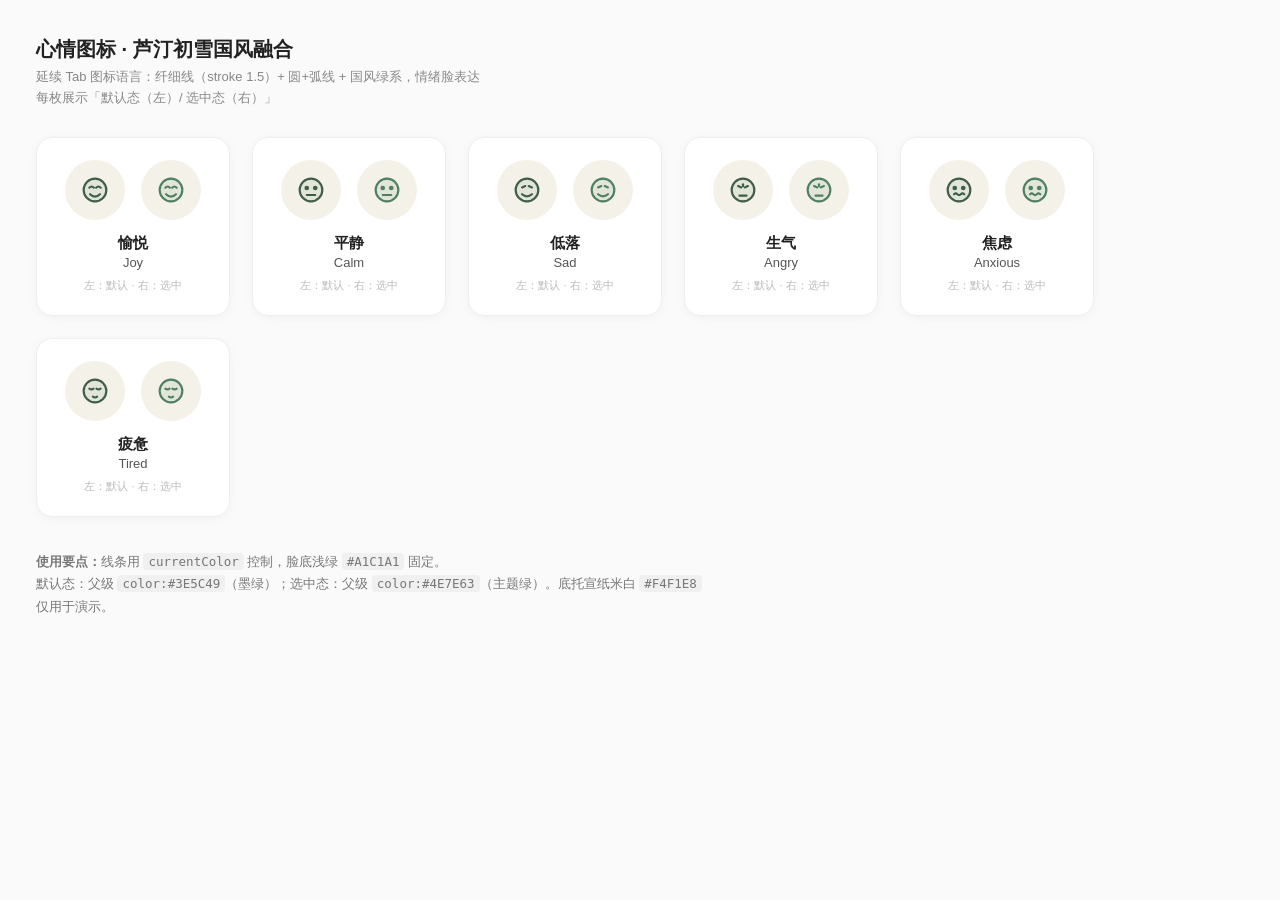
<file: icons/mood-icons/preview.html>
<!DOCTYPE html>
<html lang="zh-CN">
<head>
<meta charset="UTF-8">
<meta name="viewport" content="width=device-width, initial-scale=1">
<title>心情图标预览 · 芦汀初雪国风融合</title>
<style>
  :root{ --ink:#3E5C49; --active:#4E7E63; --tray:#F4F1E8; }
  body{font-family:-apple-system,"PingFang SC","Microsoft YaHei",sans-serif;background:#fafafa;color:#222;margin:0;padding:36px;}
  h1{font-size:20px;margin:0 0 4px}
  p.sub{color:#888;font-size:13px;margin:0 0 28px;line-height:1.6}
  .grid{display:flex;gap:22px;flex-wrap:wrap}
  .card{background:#fff;border:1px solid #eee;border-radius:16px;padding:22px 16px;width:160px;text-align:center;box-shadow:0 2px 10px rgba(0,0,0,.04)}
  .row{display:flex;gap:16px;justify-content:center;align-items:flex-end;margin-bottom:14px}
  .tray{width:60px;height:60px;border-radius:50%;background:var(--tray);display:flex;align-items:center;justify-content:center}
  .tray svg{width:34px;height:34px}
  .label{font-size:13px;color:#555}
  .label b{display:block;color:#222;font-size:15px;margin-bottom:2px}
  .ico{color:var(--ink)}
  .ico.active{color:var(--active)}
  .state{font-size:11px;color:#bbb;margin-top:8px}
  .note{margin-top:34px;font-size:12.5px;color:#777;line-height:1.8;max-width:680px}
  .note code{background:#f0f0f0;padding:1px 5px;border-radius:4px}
</style>
</head>
<body>
<h1>心情图标 · 芦汀初雪国风融合</h1>
<p class="sub">延续 Tab 图标语言：纤细线（stroke 1.5）+ 圆+弧线 + 国风绿系，情绪脸表达<br>每枚展示「默认态（左）/ 选中态（右）」</p>

<div class="grid">
  <div class="card">
    <div class="row">
      <div class="tray"><svg class="ico"><use href="#ic-joy"/></svg></div>
      <div class="tray"><svg class="ico active"><use href="#ic-joy"/></svg></div>
    </div>
    <div class="label"><b>愉悦</b>Joy</div>
    <div class="state">左：默认 · 右：选中</div>
  </div>

  <div class="card">
    <div class="row">
      <div class="tray"><svg class="ico"><use href="#ic-calm"/></svg></div>
      <div class="tray"><svg class="ico active"><use href="#ic-calm"/></svg></div>
    </div>
    <div class="label"><b>平静</b>Calm</div>
    <div class="state">左：默认 · 右：选中</div>
  </div>

  <div class="card">
    <div class="row">
      <div class="tray"><svg class="ico"><use href="#ic-sad"/></svg></div>
      <div class="tray"><svg class="ico active"><use href="#ic-sad"/></svg></div>
    </div>
    <div class="label"><b>低落</b>Sad</div>
    <div class="state">左：默认 · 右：选中</div>
  </div>

  <div class="card">
    <div class="row">
      <div class="tray"><svg class="ico"><use href="#ic-angry"/></svg></div>
      <div class="tray"><svg class="ico active"><use href="#ic-angry"/></svg></div>
    </div>
    <div class="label"><b>生气</b>Angry</div>
    <div class="state">左：默认 · 右：选中</div>
  </div>

  <div class="card">
    <div class="row">
      <div class="tray"><svg class="ico"><use href="#ic-anxious"/></svg></div>
      <div class="tray"><svg class="ico active"><use href="#ic-anxious"/></svg></div>
    </div>
    <div class="label"><b>焦虑</b>Anxious</div>
    <div class="state">左：默认 · 右：选中</div>
  </div>

  <div class="card">
    <div class="row">
      <div class="tray"><svg class="ico"><use href="#ic-tired"/></svg></div>
      <div class="tray"><svg class="ico active"><use href="#ic-tired"/></svg></div>
    </div>
    <div class="label"><b>疲惫</b>Tired</div>
    <div class="state">左：默认 · 右：选中</div>
  </div>
</div>

<div class="note">
  <strong>使用要点：</strong>线条用 <code>currentColor</code> 控制，脸底浅绿 <code>#A1C1A1</code> 固定。<br>
  默认态：父级 <code>color:#3E5C49</code>（墨绿）；选中态：父级 <code>color:#4E7E63</code>（主题绿）。底托宣纸米白 <code>#F4F1E8</code> 仅用于演示。
</div>

<svg width="0" height="0" style="position:absolute" aria-hidden="true">
<defs>
  <symbol id="ic-joy" viewBox="0 0 24 24" fill="none" stroke="currentColor" stroke-width="1.5" stroke-linecap="round" stroke-linejoin="round">
    <circle cx="12" cy="12" r="8" fill="#A1C1A1" fill-opacity="0.22"/>
    <path d="M8 10.4q1.6 -1.8 3.2 0"/>
    <path d="M12.8 10.4q1.6 -1.8 3.2 0"/>
    <path d="M8.5 15q3.5 3.4 7 0"/>
  </symbol>

  <symbol id="ic-calm" viewBox="0 0 24 24" fill="none" stroke="currentColor" stroke-width="1.5" stroke-linecap="round" stroke-linejoin="round">
    <circle cx="12" cy="12" r="8" fill="#A1C1A1" fill-opacity="0.22"/>
    <circle cx="9" cy="10.6" r="0.9"/>
    <circle cx="15" cy="10.6" r="0.9"/>
    <path d="M9 15.5h6"/>
  </symbol>

  <symbol id="ic-sad" viewBox="0 0 24 24" fill="none" stroke="currentColor" stroke-width="1.5" stroke-linecap="round" stroke-linejoin="round">
    <circle cx="12" cy="12" r="8" fill="#A1C1A1" fill-opacity="0.22"/>
    <path d="M8.5 10.2 10.8 9.2"/>
    <path d="M13.2 9.2 15.5 10.2"/>
    <path d="M8.5 15q3.5 3 7 0"/>
  </symbol>

  <symbol id="ic-angry" viewBox="0 0 24 24" fill="none" stroke="currentColor" stroke-width="1.5" stroke-linecap="round" stroke-linejoin="round">
    <circle cx="12" cy="12" r="8" fill="#A1C1A1" fill-opacity="0.22"/>
    <path d="M8.5 9.2 10.8 10.2"/>
    <path d="M13.2 10.2 15.5 9.2"/>
    <path d="M12 8v1.3"/>
    <path d="M9.5 16h5"/>
  </symbol>

  <symbol id="ic-anxious" viewBox="0 0 24 24" fill="none" stroke="currentColor" stroke-width="1.5" stroke-linecap="round" stroke-linejoin="round">
    <circle cx="12" cy="12" r="8" fill="#A1C1A1" fill-opacity="0.22"/>
    <circle cx="9" cy="10.6" r="0.9"/>
    <circle cx="15" cy="10.6" r="0.9"/>
    <path d="M8.5 15q1.2 -1.2 2.4 0q1.2 1.2 2.4 0q1.2 -1.2 2.4 0"/>
  </symbol>

  <symbol id="ic-tired" viewBox="0 0 24 24" fill="none" stroke="currentColor" stroke-width="1.5" stroke-linecap="round" stroke-linejoin="round">
    <circle cx="12" cy="12" r="8" fill="#A1C1A1" fill-opacity="0.22"/>
    <path d="M8 10.4q1.5 1 3 0"/>
    <path d="M13 10.4q1.5 1 3 0"/>
    <path d="M10.5 16q1.5 1.2 3 0"/>
  </symbol>
</defs>
</svg>
</body>
</html>
</file>
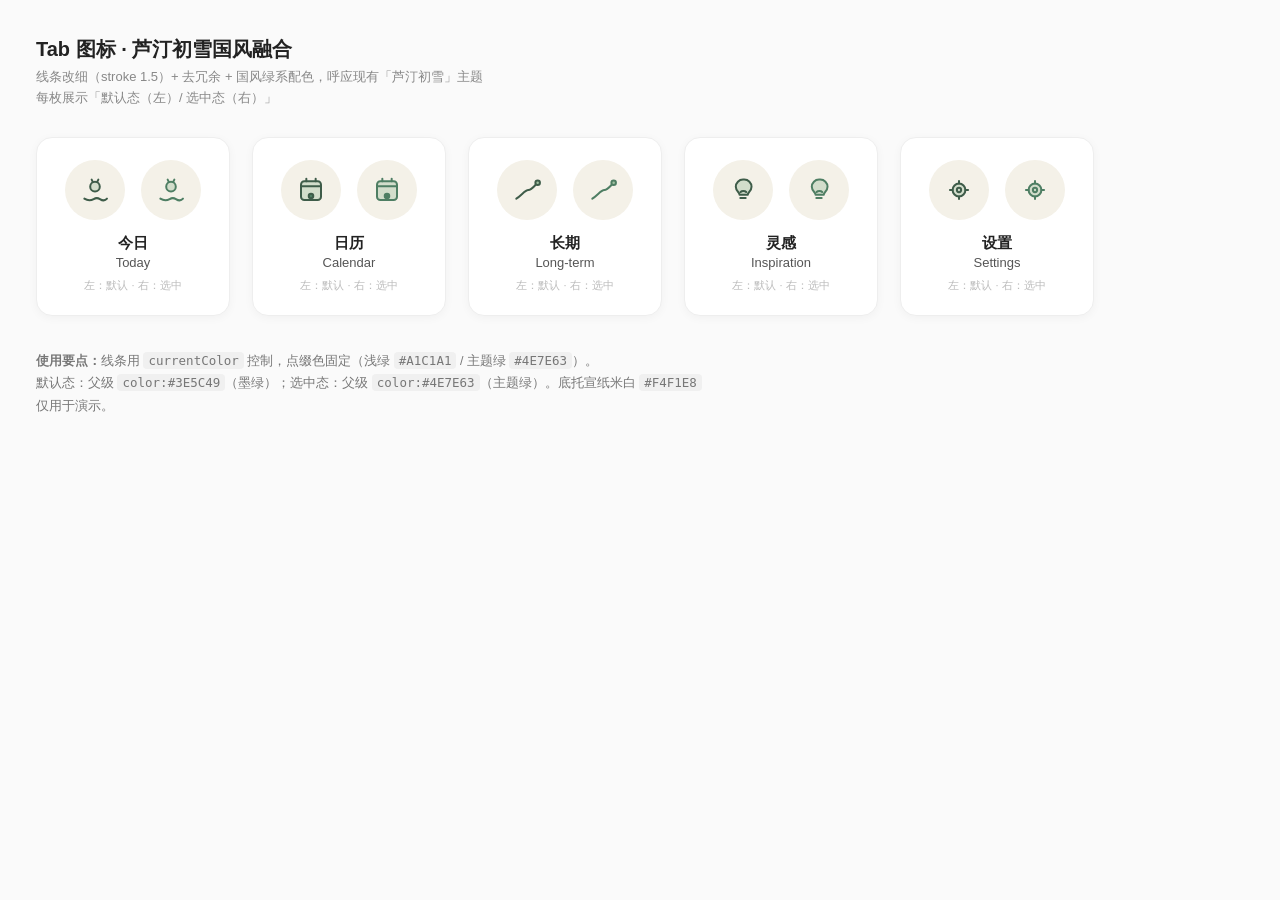
<file: icons/tab-icons/preview.html>
<!DOCTYPE html>
<html lang="zh-CN">
<head>
<meta charset="UTF-8">
<meta name="viewport" content="width=device-width, initial-scale=1">
<title>Tab 图标预览 · 芦汀初雪国风融合</title>
<style>
  :root{ --ink:#3E5C49; --active:#4E7E63; --tray:#F4F1E8; }
  body{font-family:-apple-system,"PingFang SC","Microsoft YaHei",sans-serif;background:#fafafa;color:#222;margin:0;padding:36px;}
  h1{font-size:20px;margin:0 0 4px}
  p.sub{color:#888;font-size:13px;margin:0 0 28px;line-height:1.6}
  .grid{display:flex;gap:22px;flex-wrap:wrap}
  .card{background:#fff;border:1px solid #eee;border-radius:16px;padding:22px 16px;width:160px;text-align:center;box-shadow:0 2px 10px rgba(0,0,0,.04)}
  .row{display:flex;gap:16px;justify-content:center;align-items:flex-end;margin-bottom:14px}
  .tray{width:60px;height:60px;border-radius:50%;background:var(--tray);display:flex;align-items:center;justify-content:center}
  .tray svg{width:32px;height:32px}
  .label{font-size:13px;color:#555}
  .label b{display:block;color:#222;font-size:15px;margin-bottom:2px}
  .ico{color:var(--ink)}
  .ico.active{color:var(--active)}
  .state{font-size:11px;color:#bbb;margin-top:8px}
  .note{margin-top:34px;font-size:12.5px;color:#777;line-height:1.8;max-width:680px}
  .note code{background:#f0f0f0;padding:1px 5px;border-radius:4px}
</style>
</head>
<body>
<h1>Tab 图标 · 芦汀初雪国风融合</h1>
<p class="sub">线条改细（stroke 1.5）+ 去冗余 + 国风绿系配色，呼应现有「芦汀初雪」主题<br>每枚展示「默认态（左）/ 选中态（右）」</p>

<div class="grid">
  <div class="card">
    <div class="row">
      <div class="tray"><svg class="ico"><use href="#ic-today"/></svg></div>
      <div class="tray"><svg class="ico active"><use href="#ic-today"/></svg></div>
    </div>
    <div class="label"><b>今日</b>Today</div>
    <div class="state">左：默认 · 右：选中</div>
  </div>

  <div class="card">
    <div class="row">
      <div class="tray"><svg class="ico"><use href="#ic-calendar"/></svg></div>
      <div class="tray"><svg class="ico active"><use href="#ic-calendar"/></svg></div>
    </div>
    <div class="label"><b>日历</b>Calendar</div>
    <div class="state">左：默认 · 右：选中</div>
  </div>

  <div class="card">
    <div class="row">
      <div class="tray"><svg class="ico"><use href="#ic-longterm"/></svg></div>
      <div class="tray"><svg class="ico active"><use href="#ic-longterm"/></svg></div>
    </div>
    <div class="label"><b>长期</b>Long-term</div>
    <div class="state">左：默认 · 右：选中</div>
  </div>

  <div class="card">
    <div class="row">
      <div class="tray"><svg class="ico"><use href="#ic-inspiration"/></svg></div>
      <div class="tray"><svg class="ico active"><use href="#ic-inspiration"/></svg></div>
    </div>
    <div class="label"><b>灵感</b>Inspiration</div>
    <div class="state">左：默认 · 右：选中</div>
  </div>

  <div class="card">
    <div class="row">
      <div class="tray"><svg class="ico"><use href="#ic-settings"/></svg></div>
      <div class="tray"><svg class="ico active"><use href="#ic-settings"/></svg></div>
    </div>
    <div class="label"><b>设置</b>Settings</div>
    <div class="state">左：默认 · 右：选中</div>
  </div>
</div>

<div class="note">
  <strong>使用要点：</strong>线条用 <code>currentColor</code> 控制，点缀色固定（浅绿 <code>#A1C1A1</code> / 主题绿 <code>#4E7E63</code>）。<br>
  默认态：父级 <code>color:#3E5C49</code>（墨绿）；选中态：父级 <code>color:#4E7E63</code>（主题绿）。底托宣纸米白 <code>#F4F1E8</code> 仅用于演示。
</div>

<svg width="0" height="0" style="position:absolute" aria-hidden="true">
<defs>
  <symbol id="ic-today" viewBox="0 0 24 24" fill="none" stroke="currentColor" stroke-width="1.5" stroke-linecap="round" stroke-linejoin="round">
    <circle cx="12" cy="9.5" r="3.6" fill="#A1C1A1" fill-opacity="0.4"/>
    <path d="M9.5 4.2l.8 1.6"/>
    <path d="M14.5 4.2l-.8 1.6"/>
    <path d="M4 18.5c2.5 1.6 4.8 1.6 7 .3 1.5-.9 3.2-.9 4.7 0 2 1.3 4 1.2 5.3-.3"/>
  </symbol>

  <symbol id="ic-calendar" viewBox="0 0 24 24" fill="none" stroke="currentColor" stroke-width="1.5" stroke-linecap="round" stroke-linejoin="round">
    <rect x="4.5" y="5.5" width="15" height="14" rx="2.5" fill="#A1C1A1" fill-opacity="0.4"/>
    <path d="M8.5 5.5V3.5"/>
    <path d="M15.5 5.5V3.5"/>
    <path d="M4.5 9.2h15"/>
    <circle cx="12" cy="16.5" r="1.7" fill="#4E7E63"/>
  </symbol>

  <symbol id="ic-longterm" viewBox="0 0 24 24" fill="none" stroke="currentColor" stroke-width="1.5" stroke-linecap="round" stroke-linejoin="round">
    <path d="M4 18.5C8 16 10.5 12 13 12S17.5 9 20 6.5"/>
    <circle cx="20" cy="6.5" r="1.7" fill="#A1C1A1"/>
  </symbol>

  <symbol id="ic-inspiration" viewBox="0 0 24 24" fill="none" stroke="currentColor" stroke-width="1.5" stroke-linecap="round" stroke-linejoin="round">
    <path d="M12 4.2C9 4.2 6.6 6.6 6.6 9.6c0 1.9.9 3.1 1.9 4.1.6.6.9 1.1.9 1.8h6.2c0-.7.3-1.2.9-1.8 1-1 1.9-2.2 1.9-4.1 0-3-2.4-5.4-5.4-5.4Z" fill="#A1C1A1" fill-opacity="0.4"/>
    <path d="M10.2 13.5c.9-1 3.3-1 4.2 0"/>
    <path d="M10 18h4"/>
  </symbol>

  <symbol id="ic-settings" viewBox="0 0 24 24" fill="none" stroke="currentColor" stroke-width="1.5" stroke-linecap="round" stroke-linejoin="round">
    <circle cx="12" cy="12" r="4.8" fill="#A1C1A1" fill-opacity="0.4"/>
    <circle cx="12" cy="12" r="1.6"/>
    <path d="M12 7.2V5.2"/>
    <path d="M12 16.8v2"/>
    <path d="M7.2 12H5.2"/>
    <path d="M16.8 12h2"/>
  </symbol>
</defs>
</svg>
</body>
</html>
</file>
<file: css/styles.css>
/* =====================================================================
   灵感记录 · 视觉设计系统「清新自然 · 绿色治愈系」v1.0
   配色与规格取自视觉设计方案：自然绿主色 + 暖米白底 + 三模块点缀色
   原则：纸感优先、绿为骨架彩为点缀、统一圆角语言；功能与信息结构零改动
   ===================================================================== */
:root{
  /* —— 色彩令牌 · 自然绿治愈系 —— */
  --bg:#F7F5EF;            /* 页面底·暖米白 */
  --surface:#FFFFFF;       /* 卡面 */
  --surface-2:#F2F7F3;     /* 次级面·浅绿卡 */
  --green-50:#EFF6F1;      /* 绿 50·浅底 / hover 背景 */
  --green-100:#DCEBE1;     /* 绿 100·次级按钮底 / 标签底 */
  --ink:#2C3A31;           /* 一级文字·标题 */
  --text:#2C3A31;          /* 正文 */
  --muted:#6B7A6F;         /* 二级文字 */
  --faint:#9AA79D;         /* 三级文字·占位/空状态 */
  --line:#E8E5DC;          /* 分割线 */

  --primary:#4E9A6C;       /* 自然绿 500·品牌色（图标/选中/FAB） */
  --primary-d:#3F8759;     /* 绿 600·主按钮/按压 */
  --primary-deep:#2F6543;  /* 绿 700·选中文字/已完成 */
  --primary-soft:#9CC7AE;  /* 绿 300·描边/光环 */
  --mist:#9CC7AE;          /* 浅绿描边（复选框等） */
  --wood:#8A7968;          /* 大地棕·相对日期 */
  --wood-d:#7A6B5C;
  --snow:#F2F7F3;          /* 浅绿卡 */

  --amber:#E8A93D;         /* 阳光琥珀·提醒/到期/有心情 */
  --amber-d:#A87415;       /* 琥珀加深·文字 */
  --amber-100:#FBF1DC;     /* 琥珀浅阶 */
  --gold:#E8A93D;          /* 提醒（别名） */
  --vermilion:#C96F5E;     /* 危险/逾期 */
  --danger:#C96F5E;
  --danger-bg:#F9E9E5;
  --danger-line:#EFD8D2;   /* 极浅砖红描边·危险区卡片 */
  --blossom:#E08E8E;       /* 花粉粉·灵感 */
  --blossom-d:#C97878;     /* 花粉粉加深·标签文字 */
  --blossom-100:#FAECEC;   /* 花粉粉浅阶·标签底 */
  --peach:#E08E8E;         /* 灵感（别名） */
  --violet:#E08E8E;        /* 灵感（别名） */
  --sky:#6FA8CF;           /* 天空蓝·日程/链接/信息 */
  --sky-d:#3E7DA8;         /* 天空蓝加深·信息按钮文字 */
  --sky-100:#E8F1F7;

  /* —— 字体令牌 —— */
  --font-sans:-apple-system,BlinkMacSystemFont,"PingFang SC","Microsoft YaHei",sans-serif;
  --font-serif:"Songti SC","STSong","SimSun","Noto Serif SC",serif;

  /* —— 圆角四档（18 / 14 / 10 / 999），输入框 13、小按钮 11 按文档单独规定 —— */
  --r-card:18px;           /* 卡片·容器·空状态 */
  --r-btn:14px;            /* 按钮 */
  --r-btn-sm:11px;         /* 小按钮 */
  --r-input:13px;          /* 输入框 */
  --r-sm:10px;             /* 小件·标签块 */
  --r-pill:999px;          /* 胶囊标签 */

  /* —— 间距 / 阴影 —— */
  --shadow:0 1px 2px rgba(46,64,48,.04),0 6px 18px rgba(46,64,48,.05);
  --shadow-btn:0 4px 12px rgba(63,135,89,.28);
  --tap:44px;
}

*{box-sizing:border-box;-webkit-tap-highlight-color:transparent}
html,body{margin:0;padding:0}
body{
  font-family:var(--font-sans);
  background:radial-gradient(130% 90% at 50% -10%,#FBFAF6 0%,var(--bg) 58%);
  color:var(--text); line-height:1.6;
  -webkit-font-smoothing:antialiased; letter-spacing:.2px;
}
::placeholder{color:var(--faint); opacity:1}

/* 焦点可见性（无障碍） */
:focus-visible{outline:2px solid var(--primary); outline-offset:2px; border-radius:8px}

/* —— 页面切换动效（§5：淡入上移 4px，200ms ease-out）—— */
@keyframes viewIn{from{opacity:0; transform:translateY(4px)}to{opacity:1; transform:translateY(0)}}
#view.view-enter{animation:viewIn .2s ease-out}

/* —— 顶部标题 —— */
.app-header{
  position:sticky; top:0; z-index:5;
  background:linear-gradient(180deg,rgba(250,245,238,.96),rgba(250,245,238,.78));
  backdrop-filter:saturate(140%) blur(8px);
  padding:18px 18px 12px; text-align:center;
  border-bottom:1px solid var(--line);
}
.app-header h1{font-family:var(--font-serif); font-size:20px; margin:0; letter-spacing:4px; color:var(--ink); font-weight:600}
.app-header p{margin:4px 0 0; font-size:12px; color:var(--faint); letter-spacing:1px}

/* 顶部右上角菜单图标（圆形浅绿底 + Green 600 线性菜单） */
.header-gear{
  position:absolute; top:12px; right:14px; width:38px; height:38px;
  border:1px solid var(--line); border-radius:50%;
  background:var(--green-50); color:var(--primary-d);
  font-size:18px; line-height:1; cursor:pointer;
  display:flex; align-items:center; justify-content:center;
  box-shadow:var(--shadow); transition:.15s ease-out;
}
.header-gear:hover{background:var(--green-100); color:var(--primary-deep); border-color:var(--primary-soft)}
.header-gear:active{transform:scale(.92)}
.header-gear:focus-visible{outline:2px solid var(--primary); outline-offset:2px}

/* —— 右侧滑出设置抽屉（清新自然·绿色治愈系） —— */
.drawer-overlay{position:fixed; inset:0; z-index:60; background:rgba(46,55,68,.42); opacity:0; visibility:hidden; transition:opacity .18s ease-out,visibility .18s ease-out}
.drawer-overlay.show{opacity:1; visibility:visible}

.drawer{position:fixed; top:0; right:0; bottom:0; z-index:70; width:min(86vw,340px);
  background:var(--surface); border-left:1px solid var(--line);
  box-shadow:-10px 0 34px rgba(46,55,68,.16);
  transform:translateX(100%); transition:transform .2s cubic-bezier(.4,0,.2,1);
  display:flex; flex-direction:column}
.drawer.open{transform:translateX(0)}
.drawer-head{display:flex; align-items:center; justify-content:space-between;
  padding:16px 18px; border-bottom:1px solid var(--line); flex:none;
  background:linear-gradient(180deg,rgba(250,245,238,.96),rgba(250,245,238,.82))}
.drawer-title{font-family:var(--font-serif); font-size:17px; font-weight:600; color:var(--ink); letter-spacing:2px}
.drawer-close{width:34px; height:34px; border:none; border-radius:var(--r-btn-sm); background:var(--surface-2); color:var(--text); font-size:15px; cursor:pointer; display:flex; align-items:center; justify-content:center; transition:.15s ease-out}
.drawer-close:hover{background:var(--primary); color:#fff}
.drawer-close:active{transform:scale(.92)}
.drawer-close:focus-visible{outline:2px solid var(--primary); outline-offset:2px}
.drawer-body{flex:1; overflow-y:auto; padding:14px 16px calc(24px + env(safe-area-inset-bottom))}

.view{max-width:520px; margin:0 auto; padding:10px 16px 120px}

.loading{padding:40px; text-align:center; color:var(--muted)}

/* —— 顶部 hero（日期） —— */
.date-hero{padding:14px 6px 16px}
.date-hero-main{font-family:var(--font-serif); font-size:24px; font-weight:600; color:var(--ink); letter-spacing:2px}
.date-hero-sub{font-size:13px; color:var(--muted); margin-top:4px; letter-spacing:1px}

/* —— 卡片 —— */
.card{background:var(--surface); border:1px solid var(--line); border-radius:var(--r-card); padding:16px; margin:14px 0; box-shadow:var(--shadow)}
.card-title{font-size:15px; font-weight:600; color:var(--ink); margin-bottom:12px; letter-spacing:.5px}
/* 卡片标题里的计数（如 今日待办 (0/3)）用 Green 700 */
.card-count{color:var(--primary-deep)}

/* —— 空状态（§4.4 三要素：自然装饰 + 二级色短句 + 三级色行动建议）—— */
.empty{
  background:var(--surface-2); border-radius:var(--r-card);
  padding:26px 18px; text-align:center; margin:12px 0;
}
.empty-decor{font-size:30px; line-height:1; margin-bottom:8px}
.empty-title{font-size:15px; color:var(--muted); margin-bottom:4px}
.empty-hint{font-size:13px; color:var(--faint)}
/* 状态型短提示（非空状态，如「未记录」）保持一行轻量文字 */
.empty-note{font-size:13px; color:var(--faint); padding:6px 2px}

/* —— 按钮（§4.1 五档语义）—— */
.btn{
  min-height:var(--tap); border:none; border-radius:var(--r-btn); padding:11px 18px;
  font-size:14px; font-weight:600; cursor:pointer; letter-spacing:.5px;
  background:var(--surface-2); color:var(--text);
  display:inline-flex; align-items:center; justify-content:center; gap:6px;
  transition:.18s ease-out;
}
.btn svg{width:17px; height:17px; flex:none; display:block}
.btn:active{transform:scale(.97)}
/* 主要：Green 600 / 白字 —— 每屏最多一个 */
.btn.primary{background:var(--primary-d); color:#fff; box-shadow:var(--shadow-btn)}
.btn.primary:active{background:var(--primary-deep)}
/* 次要：Green 100 / Green 700 */
.btn.secondary{background:var(--green-100); color:var(--primary-deep)}
/* 描边：白底 / 二级字 / 分割线边 */
.btn.outline{background:var(--surface); color:var(--muted); border:1px solid var(--line)}
/* 危险：浅砖红底 / 砖红字 */
.btn.danger{background:var(--danger-bg); color:var(--vermilion)}
/* 幽灵：透明 / Green 700 文字 */
.btn.ghost{background:transparent; color:var(--primary-deep)}
/* 信息：天空蓝系，区别于主操作 */
.btn.info{background:var(--sky-100); color:var(--sky-d)}
.btn.block{display:flex; width:100%; margin:8px 0}
.btn.tiny{min-height:34px; padding:6px 14px; font-size:12.5px; border-radius:var(--r-btn-sm)}

/* —— 心情 —— */
.mood-title{font-size:13px; color:var(--primary-deep); font-weight:600; margin-bottom:10px; letter-spacing:.5px}
.mood-row{display:flex; gap:10px; justify-content:space-between}
.mood-btn{flex:1; font-size:24px; border:1px solid var(--line); background:var(--surface-2); border-radius:14px; padding:10px 0; cursor:pointer; transition:.18s ease-out}
.mood-btn.active{background:var(--primary); border-color:var(--primary); transform:scale(1.06); box-shadow:0 4px 10px rgba(78,154,108,.3), inset 0 0 0 2px rgba(255,255,255,.55)}
.mood-note-input{margin-top:12px; width:100%; border:1px solid var(--line); border-radius:var(--r-input); padding:10px 12px; font-size:13px; outline:none; background:var(--surface-2); color:var(--text)}
.mood-note-input:focus{border-color:var(--primary-soft); background:var(--surface); box-shadow:0 0 0 3px rgba(156,199,174,.25)}

/* —— 导航线条图标（绿色·国风线条） —— */
.nav-btn svg{width:22px; height:22px; display:block}
.mood-btn svg{width:26px; height:26px; display:block; margin:0 auto}

/* —— 任务行 —— */
.task-row{display:flex; align-items:center; gap:12px; padding:10px 2px; border-bottom:1px solid var(--line)}
.task-row:last-child{border-bottom:none}
.task-title{flex:1; font-size:15px; color:var(--text)}
.task-title.struck{text-decoration:line-through; color:var(--muted)}
.check{width:26px; height:26px; flex:none; border-radius:50%; border:2px solid var(--mist); background:transparent; color:#fff; font-size:14px; cursor:pointer; display:flex; align-items:center; justify-content:center; transition:.18s ease-out}
.check.done{background:var(--primary); border-color:var(--primary)}
.check:active{transform:scale(.9)}
.task-edit{border:none; background:none; color:var(--muted); font-size:16px; cursor:pointer; padding:0 4px}
.task-meta{font-size:12px; color:var(--muted); padding:0 2px 6px 38px; letter-spacing:.5px}

/* —— 灵感 —— */
.ref-card{border-left:3px solid var(--blossom)}
.ref-card .ref-top{display:flex; justify-content:space-between; align-items:center; margin-bottom:6px}
.ref-date{font-size:12px; color:var(--muted)}
.ref-title{font-family:var(--font-serif); font-weight:600; margin-bottom:4px; color:var(--ink); font-size:15px}
.ref-content{font-size:15px; white-space:pre-wrap; color:var(--text)}

/* —— 标签 / Chips（§4.2：胶囊 r999 / 高 26px / 12px / 字重 600）—— */
.chip{height:26px; display:inline-flex; align-items:center; padding:0 10px; border-radius:var(--r-pill); font-size:12px; font-weight:600; letter-spacing:.5px; white-space:nowrap}
.chip.blossom{background:var(--blossom-100); color:var(--blossom-d)}

/* —— 底部导航"+"按钮 —— */
/* 仍在底栏内、静止不上抬（用户决定）；形态按方案改为圆角方形并放大到 44px */
/* margin-top:-8px = (44-22)/2，使方形中心与旁边 22px 图标的光学中心同轴 */
.nav-btn.add-btn{align-self:flex-start}
.nav-btn.add-btn span:first-child{
  display:flex; align-items:center; justify-content:center;
  width:44px; height:44px; border-radius:15px;
  margin-top:-8px;
  background:var(--primary); color:#fff; font-size:16px; line-height:1;
  box-shadow:0 5px 14px rgba(78,154,108,.35);
  transform:translateY(0); filter:none;
  transition:transform .18s ease-out, box-shadow .18s ease-out;
}
/* 十字用 SVG 绘制：不受系统字体差异影响，笔画粗细与描边可控 */
.nav-btn.add-btn span:first-child svg{width:20px; height:20px; display:block}
.nav-btn.add-btn:active span:first-child{
  transform:translateY(-7px) scale(1.05);
  box-shadow:0 9px 20px rgba(78,154,108,.42);
}
#app-title{cursor:pointer}

/* —— 底部导航 —— */
.bottom-nav{
  position:fixed; bottom:0; left:0; right:0; z-index:15;
  display:flex; justify-content:space-around; align-items:center;
  background:linear-gradient(180deg,rgba(252,248,242,.9),var(--surface));
  backdrop-filter:saturate(140%) blur(8px);
  border-top:1px solid var(--line);
  padding:14px 0 calc(8px + env(safe-area-inset-bottom)); max-width:520px; margin:0 auto;
}
.nav-btn{border:none; background:none; display:flex; flex-direction:column; align-items:center; gap:2px; font-size:12px; color:var(--faint); cursor:pointer; padding:6px 10px; min-height:var(--tap); justify-content:center}
/* 统一 28px 图标槽位：所有导航图标基线一致，小字对齐 */
.nav-btn span:first-child{font-size:19px; filter:grayscale(.2); height:28px; display:flex; align-items:center; justify-content:center}
/* 选中：Green 700 + 小字加粗 */
.nav-btn.active{color:var(--primary-deep); font-weight:600}
.nav-btn.active:not(.add-btn) span:first-child{transform:translateY(-1px); filter:none}

/* —— 弹层（底部抽屉） —— */
.modal-overlay{position:fixed; inset:0; background:rgba(46,55,68,.42); display:flex; align-items:flex-end; justify-content:center; z-index:50; padding:0}
.modal{background:var(--surface); width:100%; max-width:520px; border-radius:22px 22px 0 0; padding:22px 18px calc(22px + env(safe-area-inset-bottom)); animation:slideUp .18s ease-out; box-shadow:0 -8px 30px rgba(46,55,68,.12); position:relative}
.modal::before{content:""; position:absolute; top:10px; left:50%; transform:translateX(-50%); width:38px; height:4px; border-radius:4px; background:var(--line)}
.modal.wide{max-height:85vh; overflow:auto}
@keyframes slideUp{from{transform:translateY(40px);opacity:.6}to{transform:translateY(0);opacity:1}}
.modal-title{font-family:var(--font-serif); margin:6px 0 16px; font-size:20px; color:var(--ink); letter-spacing:1px}
.qa-input, .qa-select, .qa-date, .qa-textarea{width:100%; border:1px solid var(--line); border-radius:var(--r-input); padding:12px 13px; font-size:15px; outline:none; margin-bottom:12px; font-family:inherit; background:var(--surface-2); color:var(--text)}
.qa-input:focus, .qa-select:focus, .qa-date:focus, .qa-textarea:focus{border-color:var(--primary); background:var(--surface)}
.qa-textarea{min-height:120px; resize:vertical}
.qa-tabs{display:flex; gap:8px; margin-bottom:14px}
.qa-tab{flex:1; border:1px solid var(--line); background:var(--surface-2); border-radius:var(--r-btn); padding:10px 0; font-size:15px; color:var(--text); cursor:pointer; transition:.18s ease-out}
/* 分段控件选中：Green 600 白字圆角块 */
.qa-tab.active{background:var(--primary-d); color:#fff; border-color:var(--primary-d)}
.qa-field{margin-bottom:12px}
.qa-field label{display:block; font-size:13px; color:var(--muted); margin-bottom:6px; letter-spacing:.5px}
.qa-weekdays{display:flex; flex-wrap:wrap; gap:8px; margin-bottom:12px}
.qa-weekdays.hidden{display:none}
.wd-label{display:flex; align-items:center; gap:4px; font-size:14px; background:var(--surface-2); padding:7px 11px; border-radius:var(--r-btn-sm); border:1px solid var(--line)}
.qa-hint{font-size:12px; color:var(--wood-d); margin-top:-6px; margin-bottom:8px; letter-spacing:.5px}
.qa-actions{display:flex; gap:10px; margin-top:8px}
.qa-actions .btn{flex:1}
/* 编辑弹层内的删除入口：独立成行 + 上方分隔线，与「取消/保存」拉开距离防误触 */
.qa-del-row{margin-top:16px; padding-top:14px; border-top:1px solid var(--line)}
.qa-del-row .btn{margin:0}

/* —— 日历（本轮按用户决定保持现状，不随方案改动）—— */
.cal-header{display:flex; align-items:center; justify-content:space-between; padding:8px 4px 14px}
.cal-title{font-family:var(--font-serif); font-size:20px; font-weight:600; color:var(--ink); letter-spacing:2px}
.cal-nav{width:40px; height:40px; border:none; background:var(--surface-2); border-radius:12px; font-size:20px; cursor:pointer; color:var(--text)}
.cal-grid{display:grid; grid-template-columns:repeat(7,1fr); gap:5px; background:var(--surface); border:1px solid var(--line); border-radius:16px; padding:12px 8px; box-shadow:var(--shadow)}
.cal-weekday{text-align:center; font-size:12px; color:var(--muted); padding-bottom:6px; letter-spacing:1px}
.cal-cell{border-radius:12px; aspect-ratio:1/1; display:flex; flex-direction:column; align-items:center; justify-content:center; gap:4px; cursor:pointer; background:var(--surface-2); transition:.15s ease-out}
.cal-cell:hover{background:#E3EFE7}
.cal-cell.out{opacity:.38}
.cal-cell.today{background:#FFFFFF; outline:1.5px solid var(--primary)}
.cal-num{font-size:15px; font-weight:600; color:var(--ink)}
.cal-dots{display:flex; gap:3px; align-items:center; min-height:10px}
.dot{width:6px; height:6px; border-radius:50%; background:var(--mist)}
/* 已完成：用对钩代替深绿圆点——形状差异比色相差异更易辨识（6px 圆点下两绿难分） */
.cal-tick{display:inline-flex; align-items:center; justify-content:center; width:10px; height:10px; font-size:11px; line-height:1; font-weight:700; color:var(--primary-deep)}
.dot.partial{background:var(--primary)}
.dot.ref{background:var(--blossom)}
.dot.mood{background:var(--amber)}
.cal-legend{display:flex; flex-wrap:wrap; gap:14px; justify-content:center; padding:14px 4px; font-size:12px; color:var(--muted)}
.mood-detail{display:flex; align-items:center; gap:8px}
.mood-emoji{font-size:20px; line-height:1}
.mood-detail-label{font-weight:600; color:var(--ink); font-size:15px}
.mood-detail-note{color:var(--muted); font-size:13px}
.cal-legend span{display:flex; align-items:center; gap:5px}
.cal-legend .dot{position:static}

/* —— 日期详情 —— */
.day-body{padding:4px 2px}
.day-section-title{font-size:13px; font-weight:600; color:var(--muted); margin:16px 0 6px; letter-spacing:.5px}
.ref-mini{font-size:15px; color:var(--text); background:var(--surface-2); border-radius:var(--r-btn-sm); padding:9px 11px; margin-bottom:6px}
.set-row{display:flex; gap:10px}
.set-row .btn{flex:1}
.about .muted{color:var(--muted); font-size:13px; margin-top:6px}
.muted{color:var(--muted)}

/* 危险区卡片：极浅砖红描边提示风险但不刺眼 */
.danger-zone{border-color:var(--danger-line)}

/* —— 到期提醒横幅 —— */
.reminder-banner{background:linear-gradient(135deg,#FBF4E6,#F7EEDB); border:1px solid #F0E2C4; border-left:4px solid var(--amber); border-radius:var(--r-card); padding:14px 16px; margin:14px 0; box-shadow:var(--shadow)}
.reminder-head{display:flex; align-items:center; gap:7px; font-family:var(--font-serif); font-size:15px; font-weight:600; color:var(--amber-d); margin-bottom:4px; letter-spacing:1px}
/* 提醒图标：叶形轮廓，替代机械铃铛 */
.reminder-ico{width:18px; height:18px; flex:none; display:inline-flex; color:var(--amber-d)}
.reminder-ico svg{width:18px; height:18px; display:block}
.reminder-tip{font-size:12px; color:var(--muted); margin:4px 0 2px}

/* 逾期任务行 */
.overdue-row{box-shadow:inset 3px 0 0 var(--vermilion); border-radius:var(--r-btn-sm); background:var(--danger-bg)}

/* —— 动效偏好 —— */
@media (prefers-reduced-motion: reduce){
  *{animation:none !important; transition:none !important}
}
</file>
